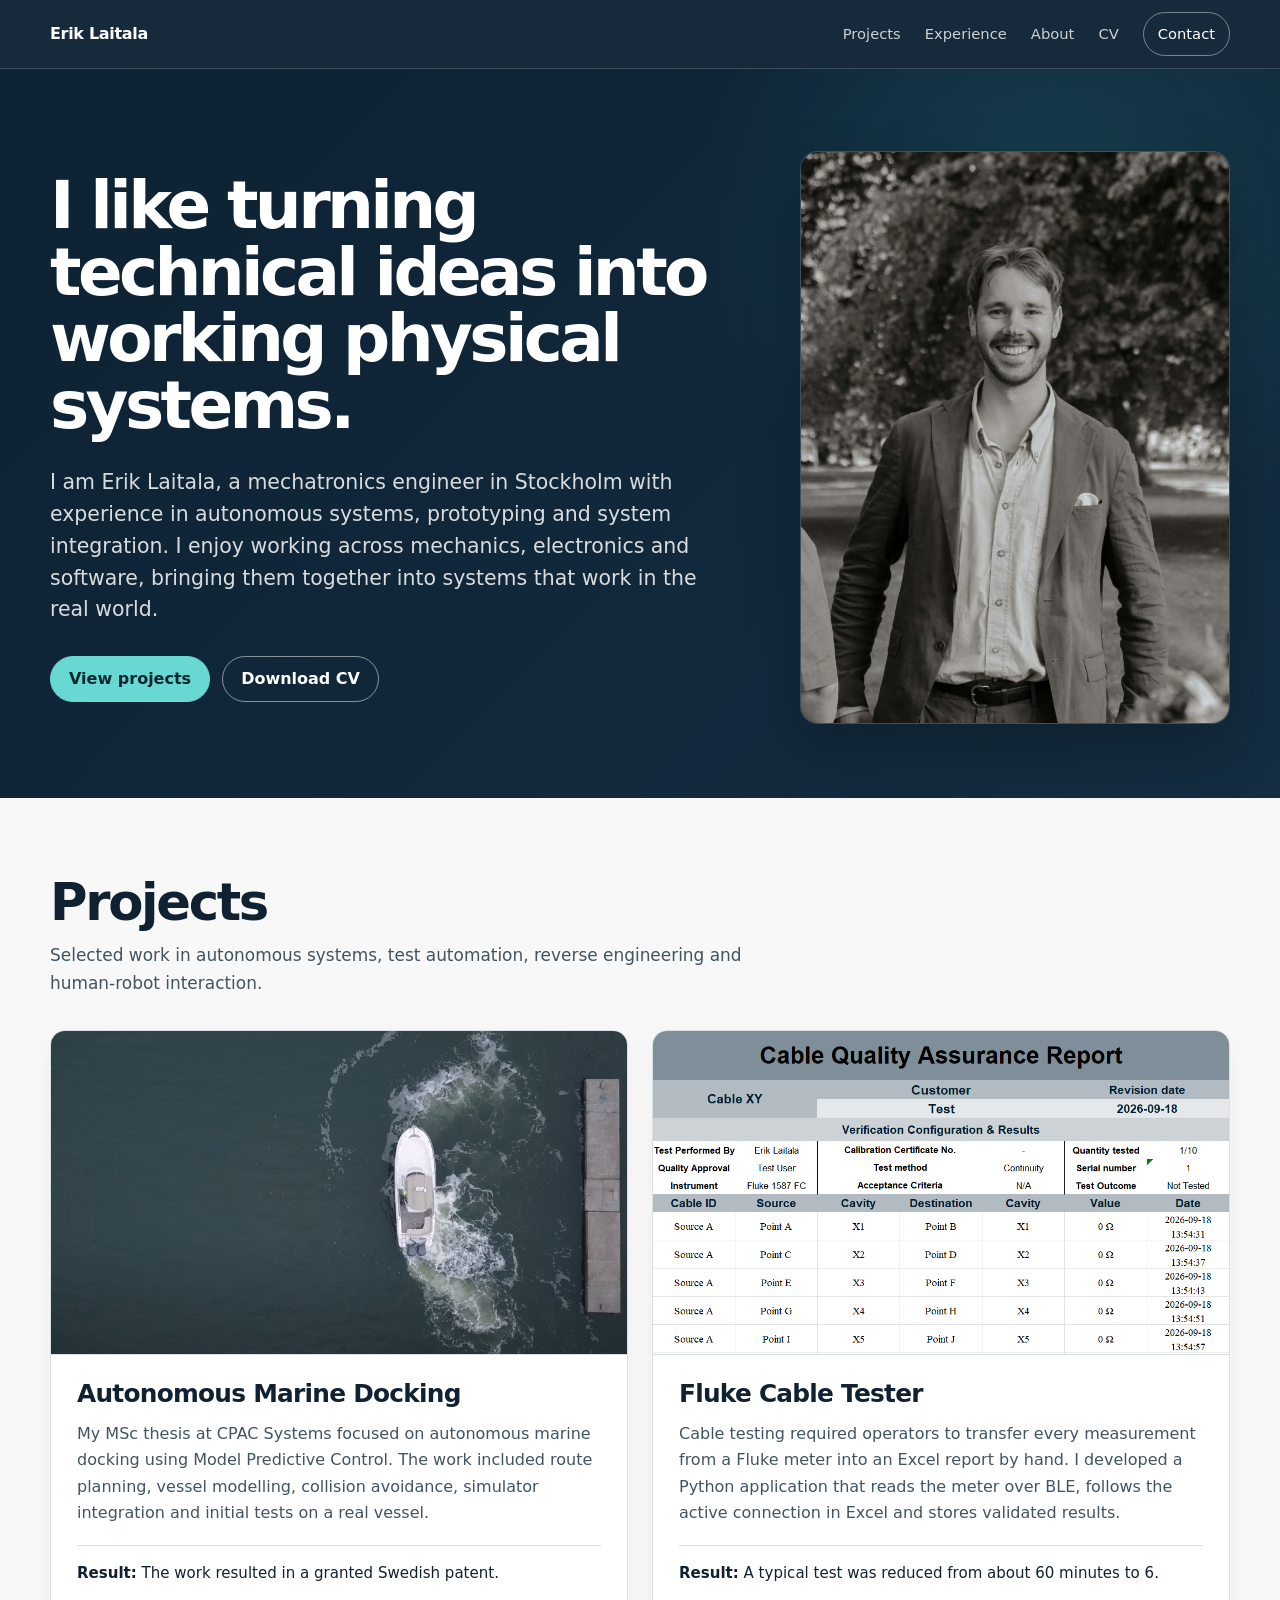
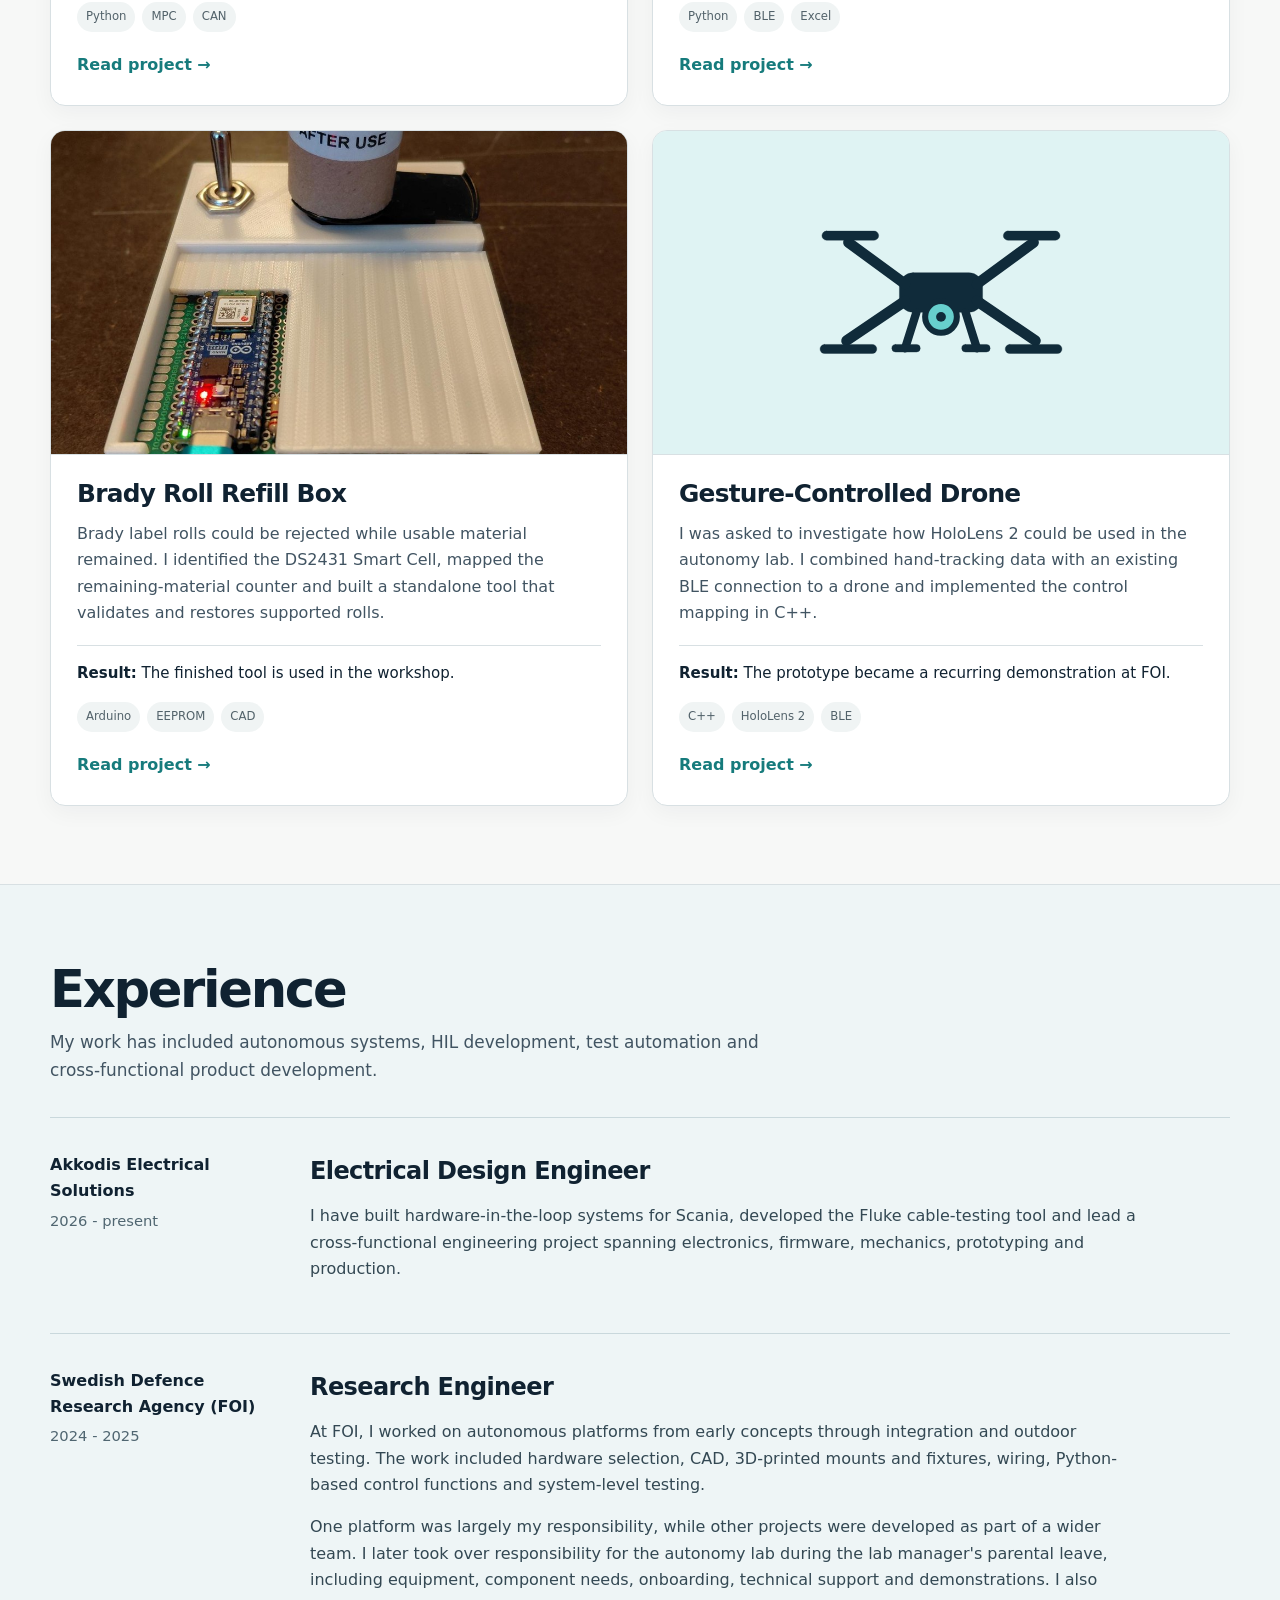
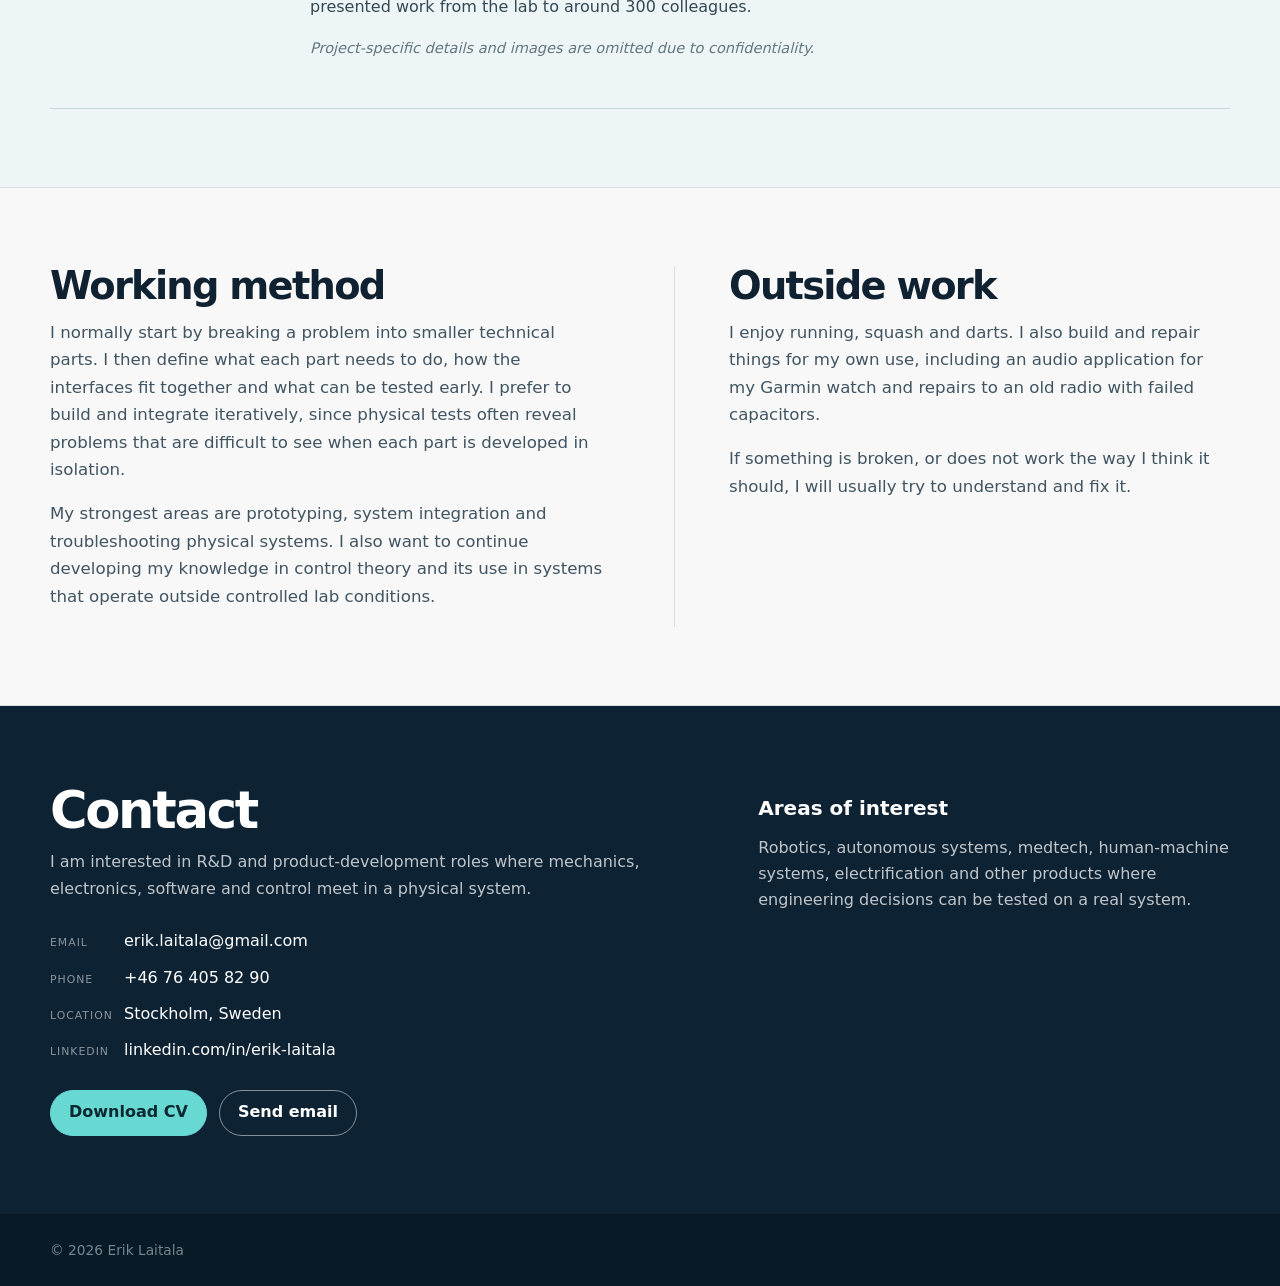
<file: index.html>
<!DOCTYPE html>
<html lang="en">
<head>
  <meta charset="UTF-8">
  <meta name="viewport" content="width=device-width, initial-scale=1.0">
  <meta name="description" content="Erik Laitala - mechatronics engineer working with autonomous systems, prototyping and system integration.">
  <title>Erik Laitala | Mechatronics Engineer</title>
  <link rel="stylesheet" href="style.css?v=11.1">
  <script defer src="analytics.js?v=12.1"></script>
</head>
<body>
<header class="site-header">
  <div class="container nav">
    <a class="brand" href="#top">Erik Laitala</a>
    <nav class="nav-links" aria-label="Primary navigation">
      <a href="#projects">Projects</a>
      <a href="#experience">Experience</a>
      <a href="#about">About</a>
      <a href="assets/Erik_Laitala_CV.pdf" target="_blank">CV</a>
      <a class="nav-cta" href="#contact">Contact</a>
    </nav>
  </div>
</header>

<main id="top">
  <section class="hero">
    <div class="container hero-layout">
      <div class="hero-content">
        <h1>I like turning technical ideas into working physical systems.</h1>
        <p class="hero-copy">
          I am Erik Laitala, a mechatronics engineer in Stockholm with experience in autonomous systems, prototyping and system integration. I enjoy working across mechanics, electronics and software, bringing them together into systems that work in the real world.
        </p>
        <div class="actions">
          <a class="button primary" href="#projects">View projects</a>
          <a class="button ghost" href="assets/Erik_Laitala_CV.pdf" target="_blank">Download CV</a>
        </div>
      </div>

      <figure class="hero-portrait">
        <img class="portrait-primary" src="assets/erik-laitala-portrait.jpg" alt="Portrait of Erik Laitala">
        <img class="portrait-hover" src="assets/erik-laitala-workshop.jpg" alt="" aria-hidden="true">
      </figure>
    </div>
  </section>

  <section class="section" id="projects">
    <div class="container">
      <div class="section-head">
        <h2>Projects</h2>
        <p class="section-lead">Selected work in autonomous systems, test automation, reverse engineering and human-robot interaction.</p>
      </div>

      <div class="project-grid">
        <article class="project-card">
          <a class="project-media" href="projects/docking.html">
            <img src="assets/docking-thesis-boat.png" alt="Marine vessel used in the autonomous docking thesis">
          </a>
          <div class="project-card-body">
            <h3>Autonomous Marine Docking</h3>
            <p>My MSc thesis at CPAC Systems focused on autonomous marine docking using Model Predictive Control. The work included route planning, vessel modelling, collision avoidance, simulator integration and initial tests on a real vessel.</p>
            <p class="outcome"><strong>Result:</strong> The work resulted in a granted Swedish patent.</p>
            <div class="tags"><span class="tag">Python</span><span class="tag">MPC</span><span class="tag">CAN</span></div>
            <a class="read-more" href="projects/docking.html">Read project</a>
          </div>
        </article>

        <article class="project-card">
          <a class="project-media fluke-card-media" href="projects/fluke.html">
            <img src="assets/fluke-qa-report.png" alt="Cable quality assurance report generated during continuity testing">
          </a>
          <div class="project-card-body">
            <h3>Fluke Cable Tester</h3>
            <p>Cable testing required operators to transfer every measurement from a Fluke meter into an Excel report by hand. I developed a Python application that reads the meter over BLE, follows the active connection in Excel and stores validated results.</p>
            <p class="outcome"><strong>Result:</strong> A typical test was reduced from about 60 minutes to 6.</p>
            <div class="tags"><span class="tag">Python</span><span class="tag">BLE</span><span class="tag">Excel</span></div>
            <a class="read-more" href="projects/fluke.html">Read project</a>
          </div>
        </article>

        <article class="project-card">
          <a class="project-media" href="projects/brady.html">
            <img src="assets/brady-refill-box.jpg" alt="Brady Roll Refill Box with Arduino and a 3D-printed enclosure">
          </a>
          <div class="project-card-body">
            <h3>Brady Roll Refill Box</h3>
            <p>Brady label rolls could be rejected while usable material remained. I identified the DS2431 Smart Cell, mapped the remaining-material counter and built a standalone tool that validates and restores supported rolls.</p>
            <p class="outcome"><strong>Result:</strong> The finished tool is used in the workshop.</p>
            <div class="tags"><span class="tag">Arduino</span><span class="tag">EEPROM</span><span class="tag">CAD</span></div>
            <a class="read-more" href="projects/brady.html">Read project</a>
          </div>
        </article>

        <article class="project-card">
          <a class="project-media project-media-drone" href="projects/hololens.html">
            <img src="assets/drone-simple.svg" alt="Drone illustration">
          </a>
          <div class="project-card-body">
            <h3>Gesture-Controlled Drone</h3>
            <p>I was asked to investigate how HoloLens 2 could be used in the autonomy lab. I combined hand-tracking data with an existing BLE connection to a drone and implemented the control mapping in C++.</p>
            <p class="outcome"><strong>Result:</strong> The prototype became a recurring demonstration at FOI.</p>
            <div class="tags"><span class="tag">C++</span><span class="tag">HoloLens 2</span><span class="tag">BLE</span></div>
            <a class="read-more" href="projects/hololens.html">Read project</a>
          </div>
        </article>
      </div>
    </div>
  </section>

  <section class="section experience-section" id="experience">
    <div class="container">
      <div class="section-head">
        <h2>Experience</h2>
        <p class="section-lead">My work has included autonomous systems, HIL development, test automation and cross-functional product development.</p>
      </div>

      <div class="experience-list">
        <article class="experience-row">
          <div class="experience-meta"><strong>Akkodis Electrical Solutions</strong><span>2026 - present</span></div>
          <div class="experience-copy">
            <h3>Electrical Design Engineer</h3>
            <p>I have built hardware-in-the-loop systems for Scania, developed the Fluke cable-testing tool and lead a cross-functional engineering project spanning electronics, firmware, mechanics, prototyping and production.</p>
          </div>
        </article>

        <article class="experience-row">
          <div class="experience-meta"><strong>Swedish Defence Research Agency (FOI)</strong><span>2024 - 2025</span></div>
          <div class="experience-copy">
            <h3>Research Engineer</h3>
            <p>At FOI, I worked on autonomous platforms from early concepts through integration and outdoor testing. The work included hardware selection, CAD, 3D-printed mounts and fixtures, wiring, Python-based control functions and system-level testing.</p>
            <p>One platform was largely my responsibility, while other projects were developed as part of a wider team. I later took over responsibility for the autonomy lab during the lab manager's parental leave, including equipment, component needs, onboarding, technical support and demonstrations. I also presented work from the lab to around 300 colleagues.</p>
            <p class="confidential">Project-specific details and images are omitted due to confidentiality.</p>
          </div>
        </article>
      </div>
    </div>
  </section>

  <section class="section" id="about">
    <div class="container about-layout">
      <div class="about-panel">
        <h2>Working method</h2>
        <p>I normally start by breaking a problem into smaller technical parts. I then define what each part needs to do, how the interfaces fit together and what can be tested early. I prefer to build and integrate iteratively, since physical tests often reveal problems that are difficult to see when each part is developed in isolation.</p>
        <p>My strongest areas are prototyping, system integration and troubleshooting physical systems. I also want to continue developing my knowledge in control theory and its use in systems that operate outside controlled lab conditions.</p>
      </div>

      <div class="about-panel">
        <h2>Outside work</h2>
        <p>I enjoy running, squash and darts. I also build and repair things for my own use, including an audio application for my Garmin watch and repairs to an old radio with failed capacitors.</p>
        <p>If something is broken, or does not work the way I think it should, I will usually try to understand and fix it.</p>
      </div>
    </div>
  </section>

  <section class="section contact-section" id="contact">
    <div class="container contact-grid">
      <div>
        <h2>Contact</h2>
        <p>I am interested in R&amp;D and product-development roles where mechanics, electronics, software and control meet in a physical system.</p>
        <div class="contact-list">
          <a href="mailto:erik.laitala@gmail.com"><small>Email</small>erik.laitala@gmail.com</a>
          <a href="tel:+46764058290"><small>Phone</small>+46 76 405 82 90</a>
          <span><small>Location</small>Stockholm, Sweden</span>
          <a href="https://www.linkedin.com/in/erik-laitala/" target="_blank" rel="noopener"><small>LinkedIn</small>linkedin.com/in/erik-laitala</a>
        </div>
        <div class="contact-actions">
          <a class="button primary" href="assets/Erik_Laitala_CV.pdf" target="_blank">Download CV</a>
          <a class="button ghost" href="mailto:erik.laitala@gmail.com">Send email</a>
        </div>
      </div>

      <div class="contact-note">
        <h3>Areas of interest</h3>
        <p>Robotics, autonomous systems, medtech, human-machine systems, electrification and other products where engineering decisions can be tested on a real system.</p>
      </div>
    </div>
  </section>
</main>

<footer class="site-footer"><div class="container">&copy; 2026 Erik Laitala</div></footer>
</body>
</html>
</file>
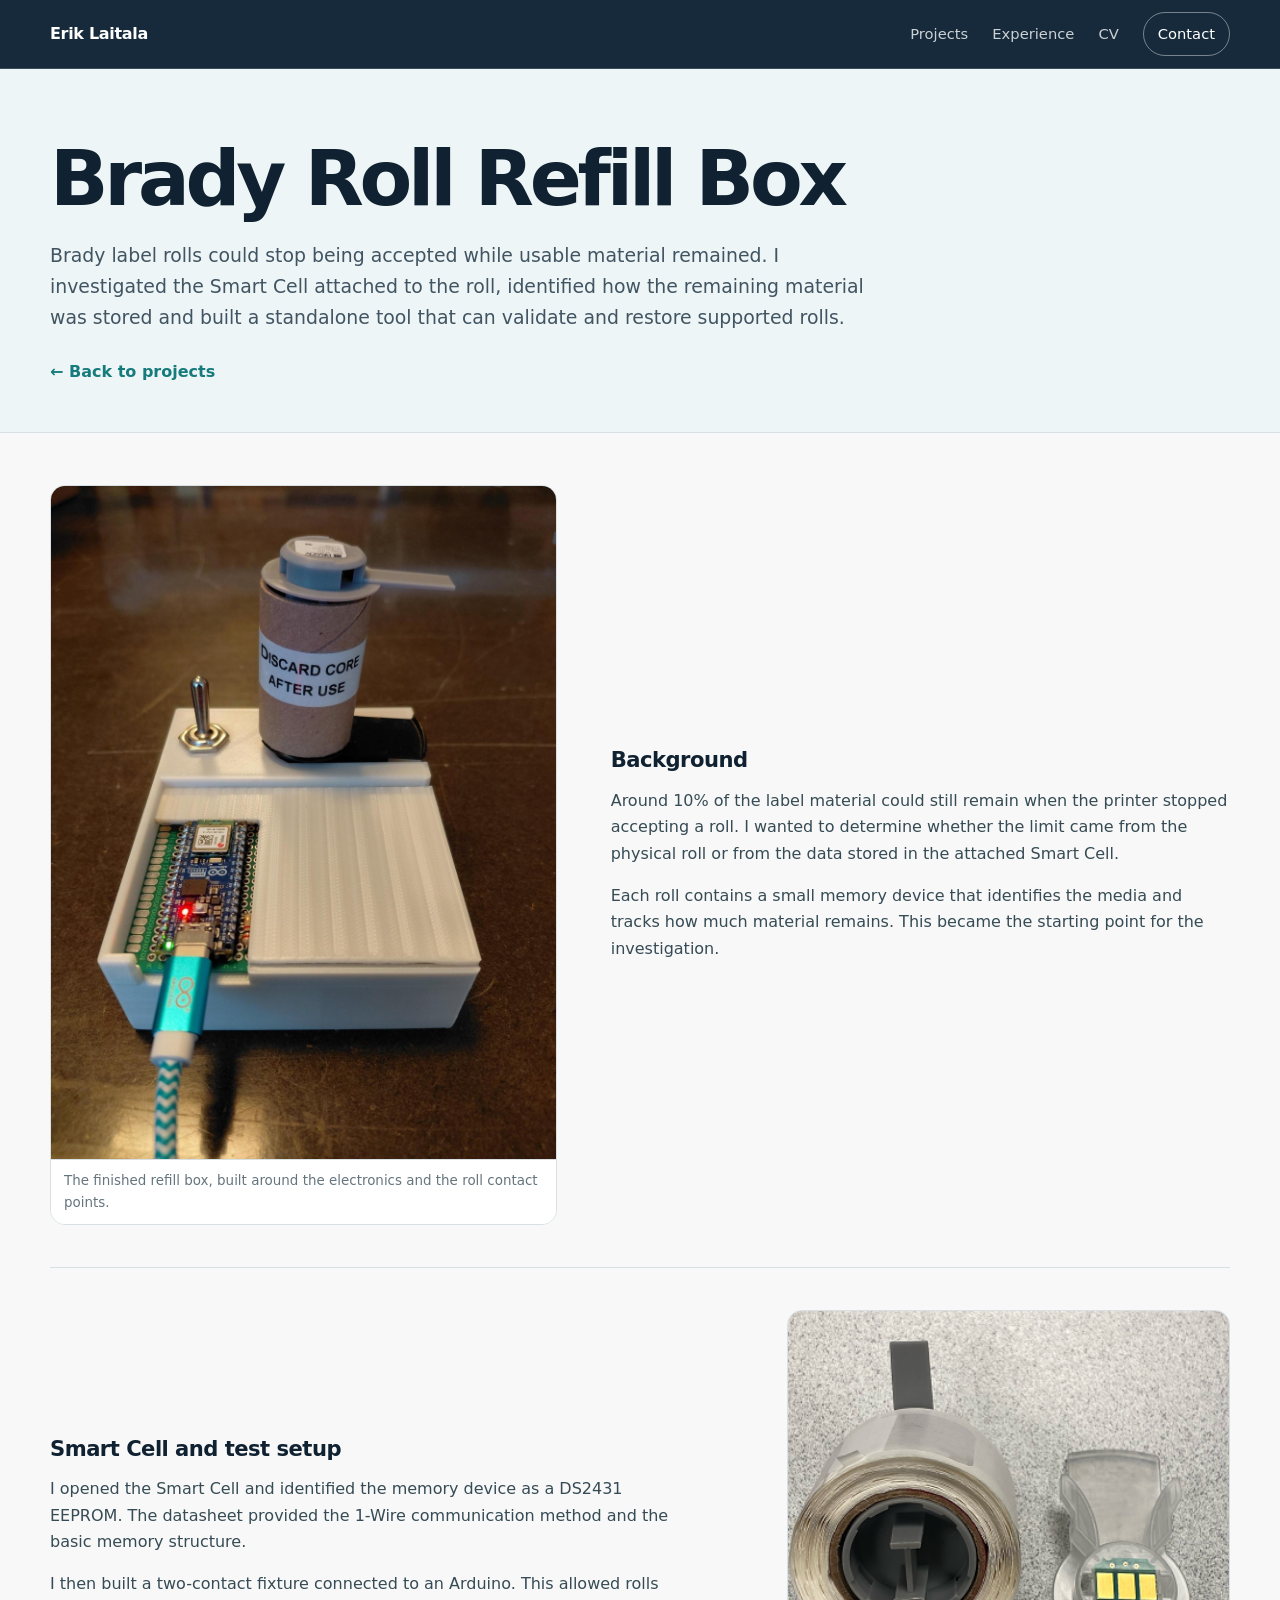
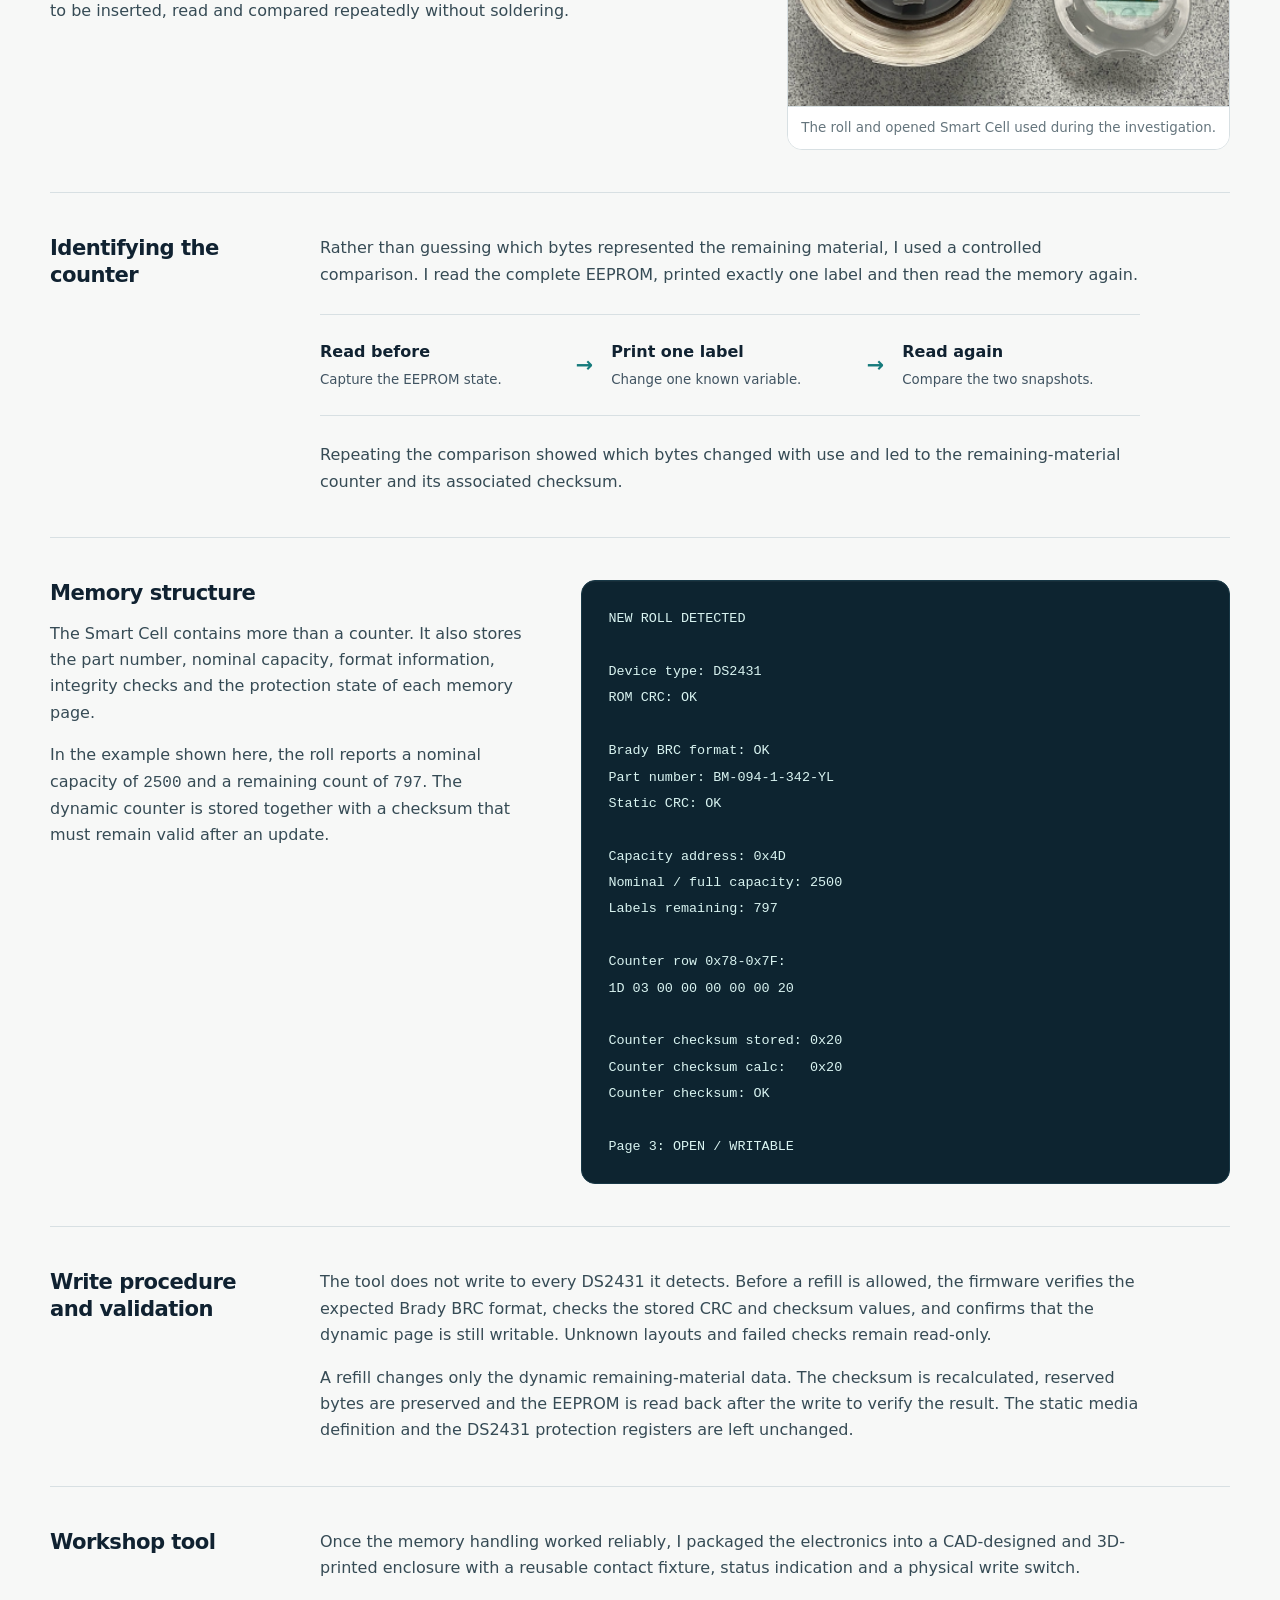
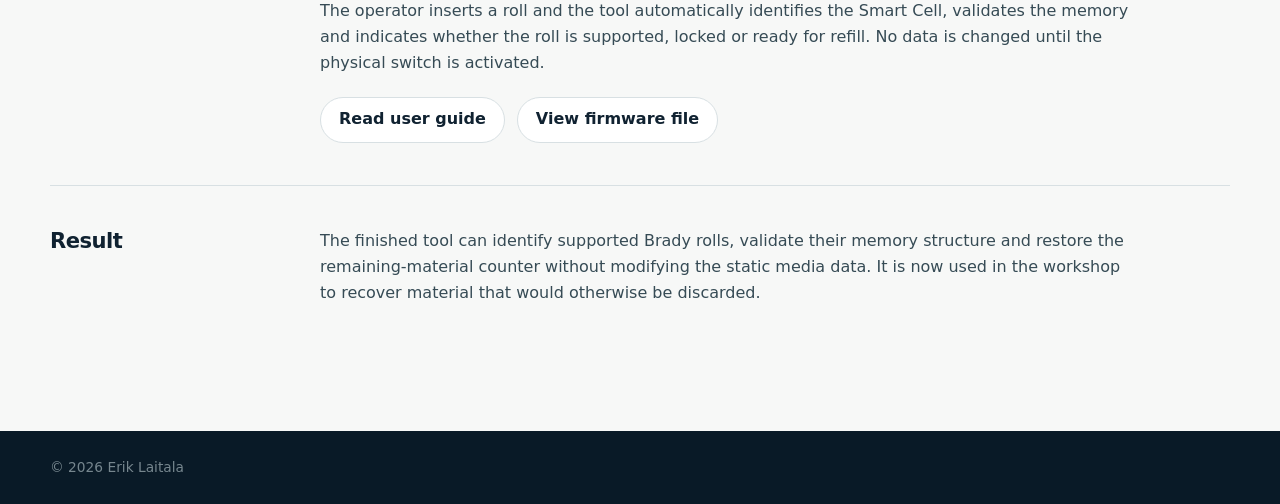
<file: projects/brady.html>
<!DOCTYPE html>
<html lang="en">
<head>
  <meta charset="UTF-8">
  <meta name="viewport" content="width=device-width, initial-scale=1.0">
  <meta name="description" content="Brady Roll Refill Box - reverse-engineering project by Erik Laitala.">
  <title>Brady Roll Refill Box | Erik Laitala</title>
  <link rel="stylesheet" href="../style.css?v=11.1">
  <script defer src="../analytics.js?v=12.1"></script>
</head>
<body>
<header class="site-header">
  <div class="container nav">
    <a class="brand" href="../index.html">Erik Laitala</a>
    <nav class="nav-links" aria-label="Primary navigation">
      <a href="../index.html#projects">Projects</a>
      <a href="../index.html#experience">Experience</a>
      <a href="../assets/Erik_Laitala_CV.pdf" target="_blank">CV</a>
      <a class="nav-cta" href="../index.html#contact">Contact</a>
    </nav>
  </div>
</header>

<main>
  <section class="case-hero">
    <div class="container">
      <h1>Brady Roll Refill Box</h1>
      <p class="case-intro">Brady label rolls could stop being accepted while usable material remained. I investigated the Smart Cell attached to the roll, identified how the remaining material was stored and built a standalone tool that can validate and restore supported rolls.</p>
      <a class="back" href="../index.html#projects">&larr; Back to projects</a>
    </div>
  </section>

  <div class="container case-main">
    <section class="case-split">
      <figure class="case-image brady-main-image">
        <img src="../assets/brady-refill-box.jpg" alt="Brady Roll Refill Box with Arduino and a label roll">
        <figcaption>The finished refill box, built around the electronics and the roll contact points.</figcaption>
      </figure>
      <div class="case-split-copy">
        <h2>Background</h2>
        <p>Around 10% of the label material could still remain when the printer stopped accepting a roll. I wanted to determine whether the limit came from the physical roll or from the data stored in the attached Smart Cell.</p>
        <p>Each roll contains a small memory device that identifies the media and tracks how much material remains. This became the starting point for the investigation.</p>
      </div>
    </section>

    <section class="case-split reverse">
      <div class="case-split-copy">
        <h2>Smart Cell and test setup</h2>
        <p>I opened the Smart Cell and identified the memory device as a DS2431 EEPROM. The datasheet provided the 1-Wire communication method and the basic memory structure.</p>
        <p>I then built a two-contact fixture connected to an Arduino. This allowed rolls to be inserted, read and compared repeatedly without soldering.</p>
      </div>
      <figure class="case-image chip-image">
        <img src="../assets/brady-chip.png" alt="Brady label roll and opened Smart Cell showing the electrical contacts">
        <figcaption>The roll and opened Smart Cell used during the investigation.</figcaption>
      </figure>
    </section>

    <section class="case-section">
      <h2>Identifying the counter</h2>
      <div class="case-copy">
        <p>Rather than guessing which bytes represented the remaining material, I used a controlled comparison. I read the complete EEPROM, printed exactly one label and then read the memory again.</p>
        <div class="process-line" aria-label="EEPROM comparison process">
          <span><strong>Read before</strong><small>Capture the EEPROM state.</small></span>
          <b>&rarr;</b>
          <span><strong>Print one label</strong><small>Change one known variable.</small></span>
          <b>&rarr;</b>
          <span><strong>Read again</strong><small>Compare the two snapshots.</small></span>
        </div>
        <p>Repeating the comparison showed which bytes changed with use and led to the remaining-material counter and its associated checksum.</p>
      </div>
    </section>

    <section class="memory-layout">
      <div class="case-copy">
        <h2>Memory structure</h2>
        <p>The Smart Cell contains more than a counter. It also stores the part number, nominal capacity, format information, integrity checks and the protection state of each memory page.</p>
        <p>In the example shown here, the roll reports a nominal capacity of <code>2500</code> and a remaining count of <code>797</code>. The dynamic counter is stored together with a checksum that must remain valid after an update.</p>
      </div>

      <pre class="terminal-dump"><code>NEW ROLL DETECTED

Device type: DS2431
ROM CRC: OK

Brady BRC format: OK
Part number: BM-094-1-342-YL
Static CRC: OK

Capacity address: 0x4D
Nominal / full capacity: 2500
Labels remaining: 797

Counter row 0x78-0x7F:
1D 03 00 00 00 00 00 20

Counter checksum stored: 0x20
Counter checksum calc:   0x20
Counter checksum: OK

Page 3: OPEN / WRITABLE</code></pre>
    </section>

    <section class="case-section">
      <h2>Write procedure and validation</h2>
      <div class="case-copy">
        <p>The tool does not write to every DS2431 it detects. Before a refill is allowed, the firmware verifies the expected Brady BRC format, checks the stored CRC and checksum values, and confirms that the dynamic page is still writable. Unknown layouts and failed checks remain read-only.</p>
        <p>A refill changes only the dynamic remaining-material data. The checksum is recalculated, reserved bytes are preserved and the EEPROM is read back after the write to verify the result. The static media definition and the DS2431 protection registers are left unchanged.</p>
      </div>
    </section>

    <section class="case-section">
      <h2>Workshop tool</h2>
      <div class="case-copy">
        <p>Once the memory handling worked reliably, I packaged the electronics into a CAD-designed and 3D-printed enclosure with a reusable contact fixture, status indication and a physical write switch.</p>
        <p>The operator inserts a roll and the tool automatically identifies the Smart Cell, validates the memory and indicates whether the roll is supported, locked or ready for refill. No data is changed until the physical switch is activated.</p>
        <div class="case-links">
          <a class="button" href="../assets/How_to_Refill_Brady_Rolls.docx">Read user guide</a>
          <a class="button" href="../assets/Brady_Roll_Refill_Firmware.ino">View firmware file</a>
        </div>
      </div>
    </section>

    <section class="case-section">
      <h2>Result</h2>
      <div class="case-copy">
        <p>The finished tool can identify supported Brady rolls, validate their memory structure and restore the remaining-material counter without modifying the static media data. It is now used in the workshop to recover material that would otherwise be discarded.</p>
      </div>
    </section>
  </div>
</main>

<footer class="site-footer"><div class="container">&copy; 2026 Erik Laitala</div></footer>
</body>
</html>
</file>
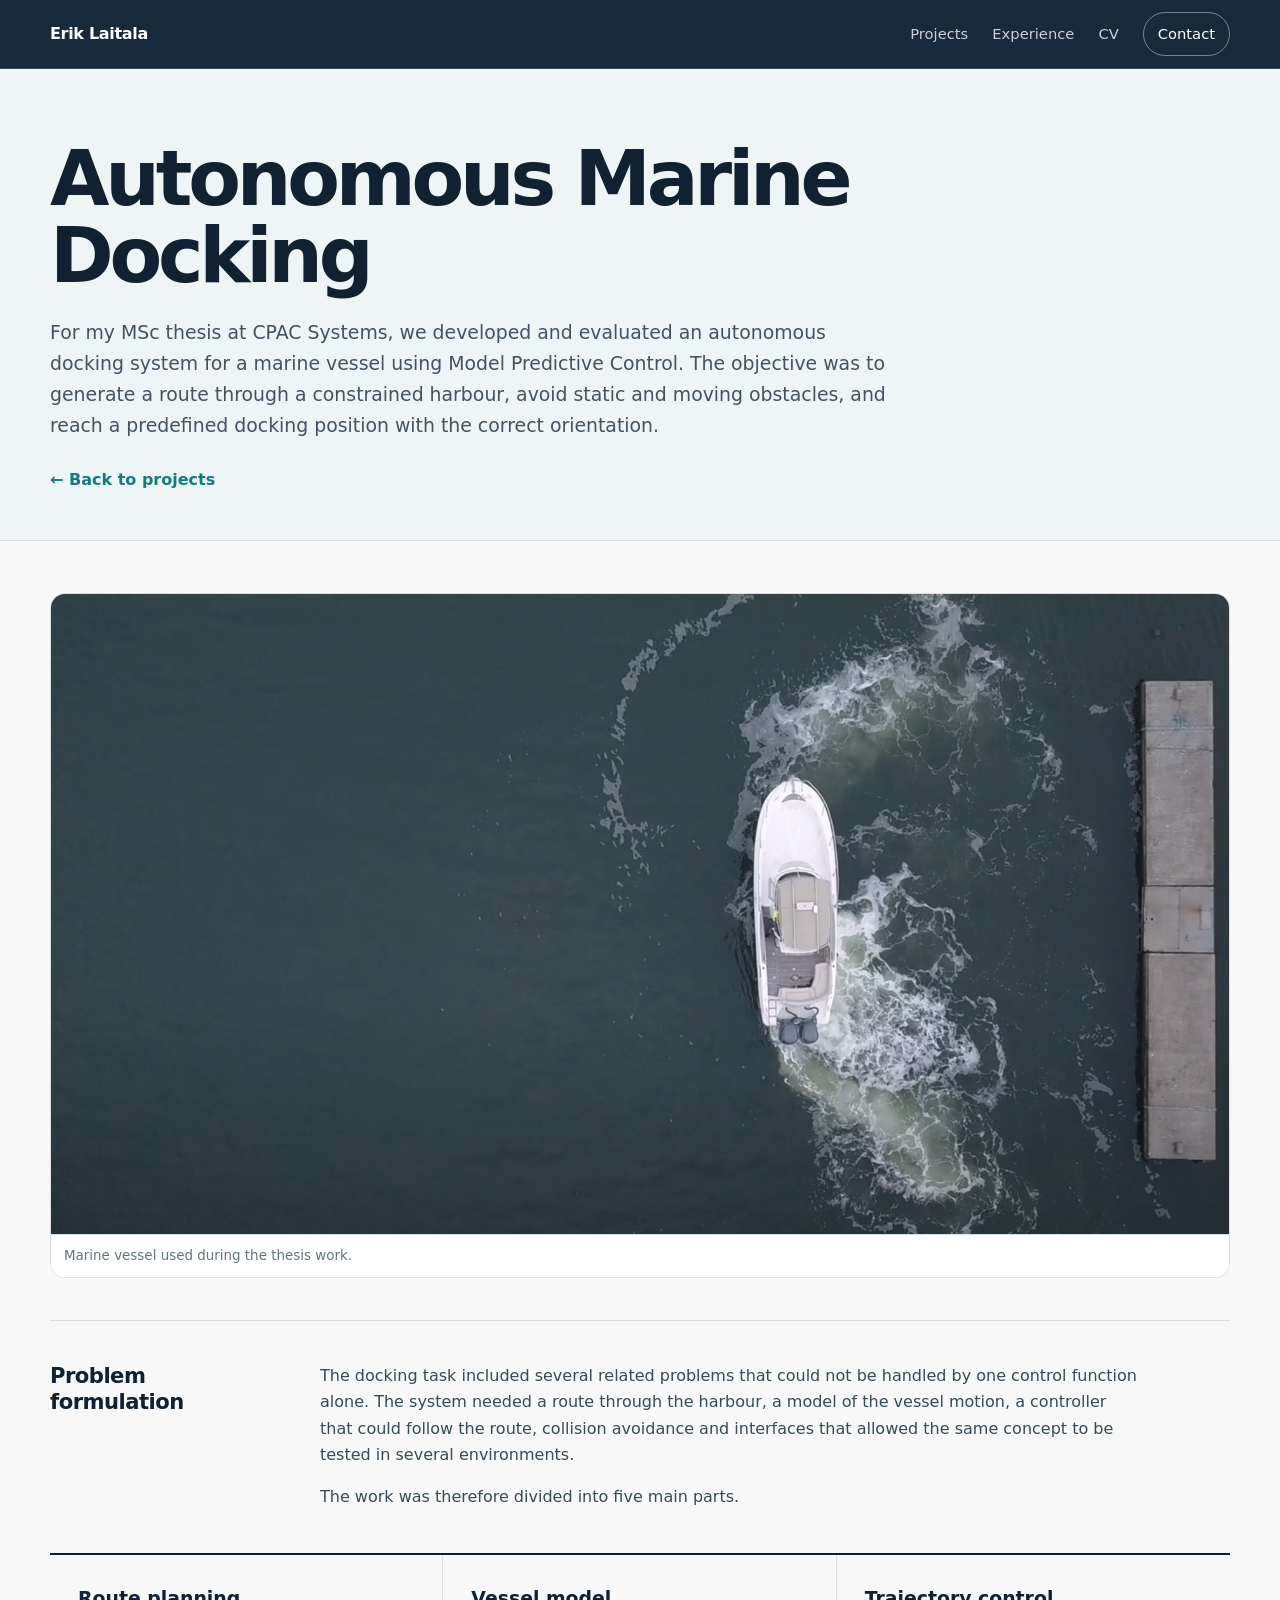
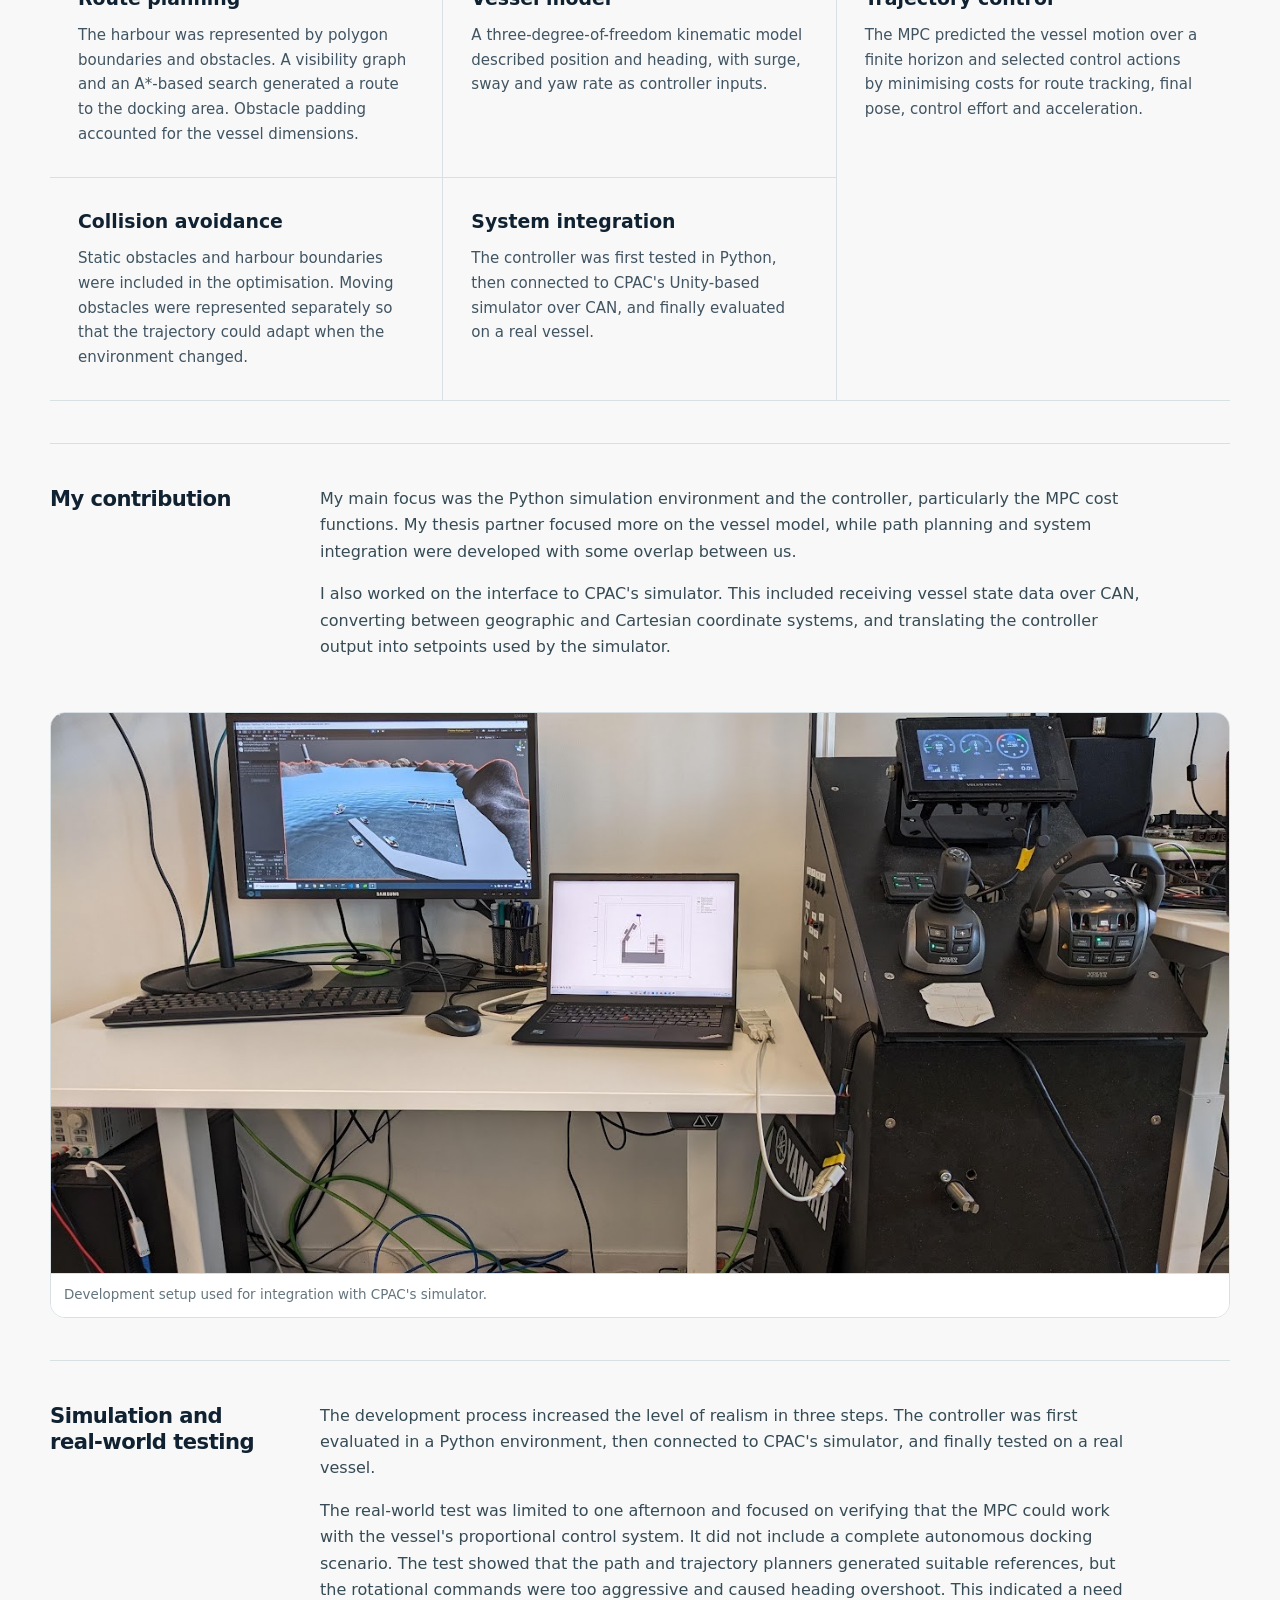
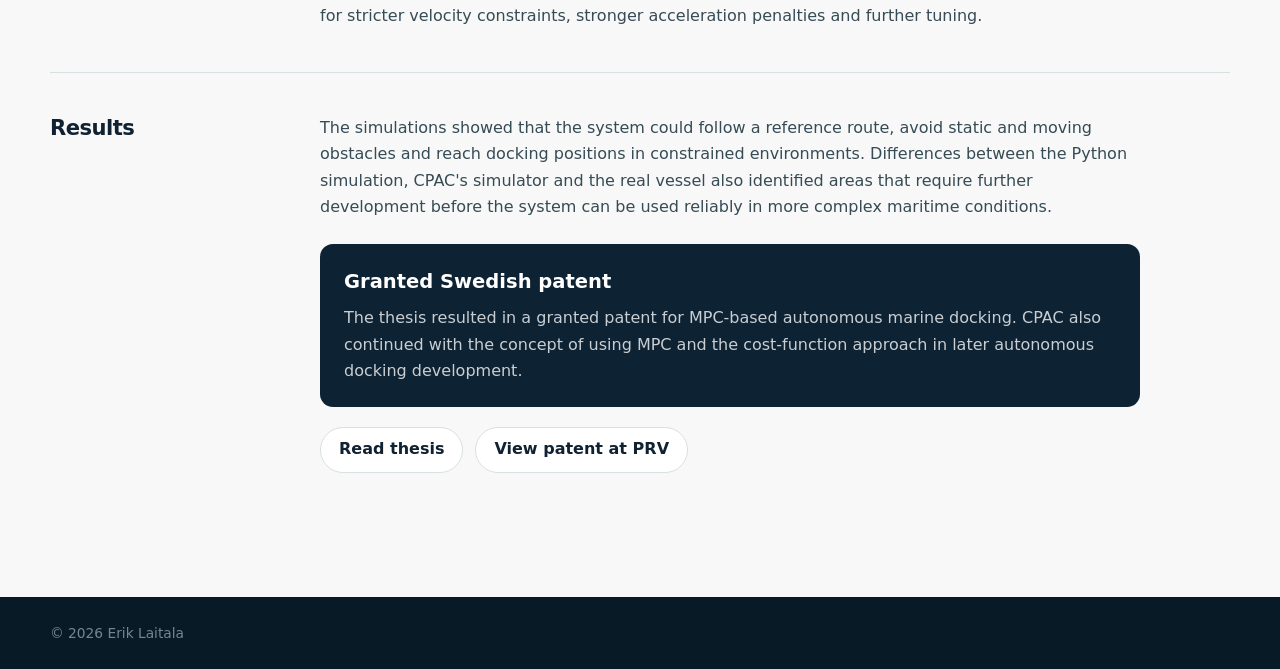
<file: projects/docking.html>
<!DOCTYPE html>
<html lang="en">
<head>
  <meta charset="UTF-8">
  <meta name="viewport" content="width=device-width, initial-scale=1.0">
  <meta name="description" content="Autonomous marine docking using Model Predictive Control - project by Erik Laitala.">
  <title>Autonomous Marine Docking | Erik Laitala</title>
  <link rel="stylesheet" href="../style.css?v=11.1">
  <script defer src="../analytics.js?v=12.1"></script>
</head>
<body>
<header class="site-header">
  <div class="container nav">
    <a class="brand" href="../index.html">Erik Laitala</a>
    <nav class="nav-links" aria-label="Primary navigation">
      <a href="../index.html#projects">Projects</a>
      <a href="../index.html#experience">Experience</a>
      <a href="../assets/Erik_Laitala_CV.pdf" target="_blank">CV</a>
      <a class="nav-cta" href="../index.html#contact">Contact</a>
    </nav>
  </div>
</header>

<main>
  <section class="case-hero">
    <div class="container">
      <h1>Autonomous Marine Docking</h1>
      <p class="case-intro">For my MSc thesis at CPAC Systems, we developed and evaluated an autonomous docking system for a marine vessel using Model Predictive Control. The objective was to generate a route through a constrained harbour, avoid static and moving obstacles, and reach a predefined docking position with the correct orientation.</p>
      <a class="back" href="../index.html#projects">&larr; Back to projects</a>
    </div>
  </section>

  <div class="container case-main">
    <figure class="case-image docking-main-image">
      <img src="../assets/docking-thesis-boat.png" alt="Marine vessel used in the autonomous docking thesis">
      <figcaption>Marine vessel used during the thesis work.</figcaption>
    </figure>

    <section class="case-section">
      <h2>Problem formulation</h2>
      <div class="case-copy">
        <p>The docking task included several related problems that could not be handled by one control function alone. The system needed a route through the harbour, a model of the vessel motion, a controller that could follow the route, collision avoidance and interfaces that allowed the same concept to be tested in several environments.</p>
        <p>The work was therefore divided into five main parts.</p>
      </div>
    </section>

    <section class="system-flow" aria-label="Autonomous docking system structure">
      <article>
        <h3>Route planning</h3>
        <p>The harbour was represented by polygon boundaries and obstacles. A visibility graph and an A*-based search generated a route to the docking area. Obstacle padding accounted for the vessel dimensions.</p>
      </article>
      <article>
        <h3>Vessel model</h3>
        <p>A three-degree-of-freedom kinematic model described position and heading, with surge, sway and yaw rate as controller inputs.</p>
      </article>
      <article>
        <h3>Trajectory control</h3>
        <p>The MPC predicted the vessel motion over a finite horizon and selected control actions by minimising costs for route tracking, final pose, control effort and acceleration.</p>
      </article>
      <article>
        <h3>Collision avoidance</h3>
        <p>Static obstacles and harbour boundaries were included in the optimisation. Moving obstacles were represented separately so that the trajectory could adapt when the environment changed.</p>
      </article>
      <article>
        <h3>System integration</h3>
        <p>The controller was first tested in Python, then connected to CPAC's Unity-based simulator over CAN, and finally evaluated on a real vessel.</p>
      </article>
    </section>

    <section class="case-section">
      <h2>My contribution</h2>
      <div class="case-copy">
        <p>My main focus was the Python simulation environment and the controller, particularly the MPC cost functions. My thesis partner focused more on the vessel model, while path planning and system integration were developed with some overlap between us.</p>
        <p>I also worked on the interface to CPAC's simulator. This included receiving vessel state data over CAN, converting between geographic and Cartesian coordinate systems, and translating the controller output into setpoints used by the simulator.</p>
      </div>
    </section>

    <figure class="case-image simulator-image">
      <img src="../assets/docking-simulator.jpg" alt="CPAC simulator and development setup">
      <figcaption>Development setup used for integration with CPAC's simulator.</figcaption>
    </figure>

    <section class="case-section">
      <h2>Simulation and real-world testing</h2>
      <div class="case-copy">
        <p>The development process increased the level of realism in three steps. The controller was first evaluated in a Python environment, then connected to CPAC's simulator, and finally tested on a real vessel.</p>
        <p>The real-world test was limited to one afternoon and focused on verifying that the MPC could work with the vessel's proportional control system. It did not include a complete autonomous docking scenario. The test showed that the path and trajectory planners generated suitable references, but the rotational commands were too aggressive and caused heading overshoot. This indicated a need for stricter velocity constraints, stronger acceleration penalties and further tuning.</p>
      </div>
    </section>

    <section class="case-section">
      <h2>Results</h2>
      <div class="case-copy">
        <p>The simulations showed that the system could follow a reference route, avoid static and moving obstacles and reach docking positions in constrained environments. Differences between the Python simulation, CPAC's simulator and the real vessel also identified areas that require further development before the system can be used reliably in more complex maritime conditions.</p>
        <div class="case-callout">
          <strong>Granted Swedish patent</strong>
          <p>The thesis resulted in a granted patent for MPC-based autonomous marine docking. CPAC also continued with the concept of using MPC and the cost-function approach in later autonomous docking development.</p>
        </div>
        <div class="case-links">
          <a class="button" href="../assets/Autonomous_Docking_Thesis.pdf" target="_blank">Read thesis</a>
          <a class="button" href="https://search.prv.se/#/patent/SE2450627-1" target="_blank" rel="noopener">View patent at PRV</a>
        </div>
      </div>
    </section>
  </div>
</main>

<footer class="site-footer"><div class="container">&copy; 2026 Erik Laitala</div></footer>
</body>
</html>
</file>
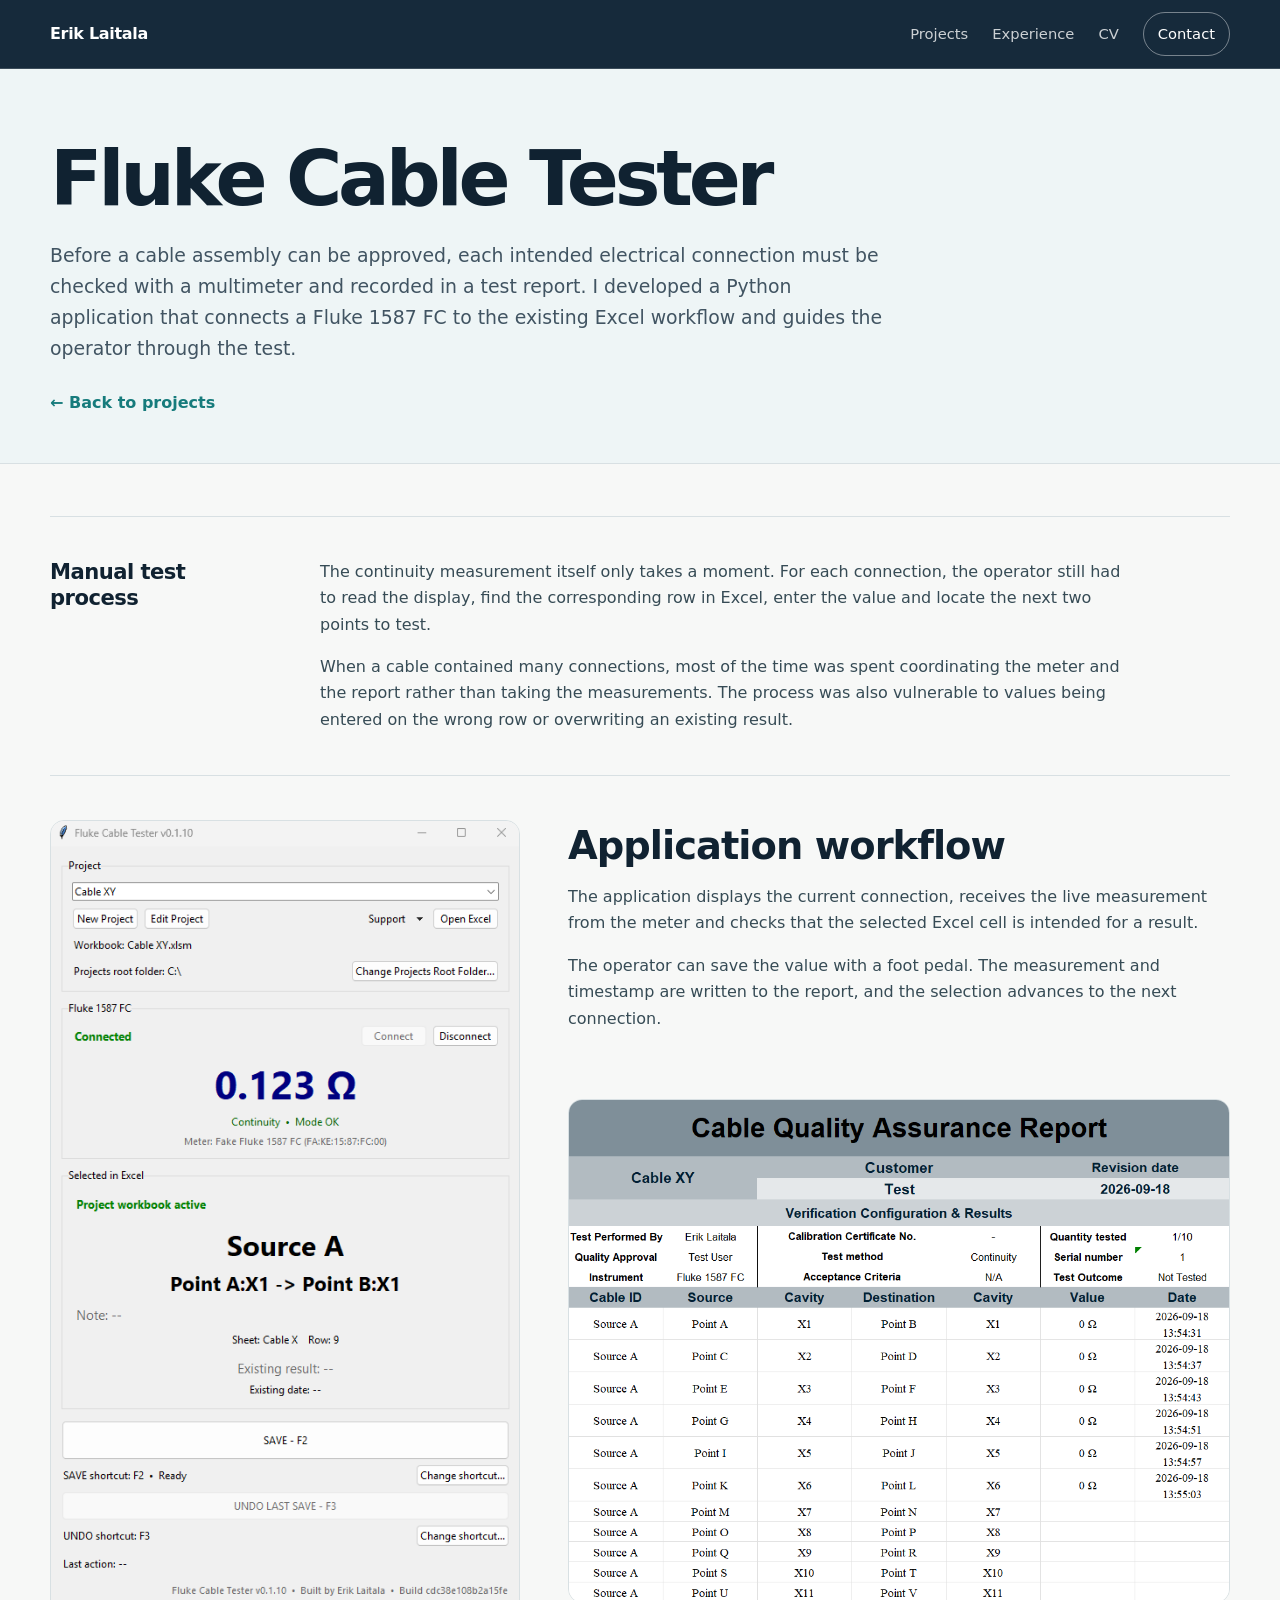
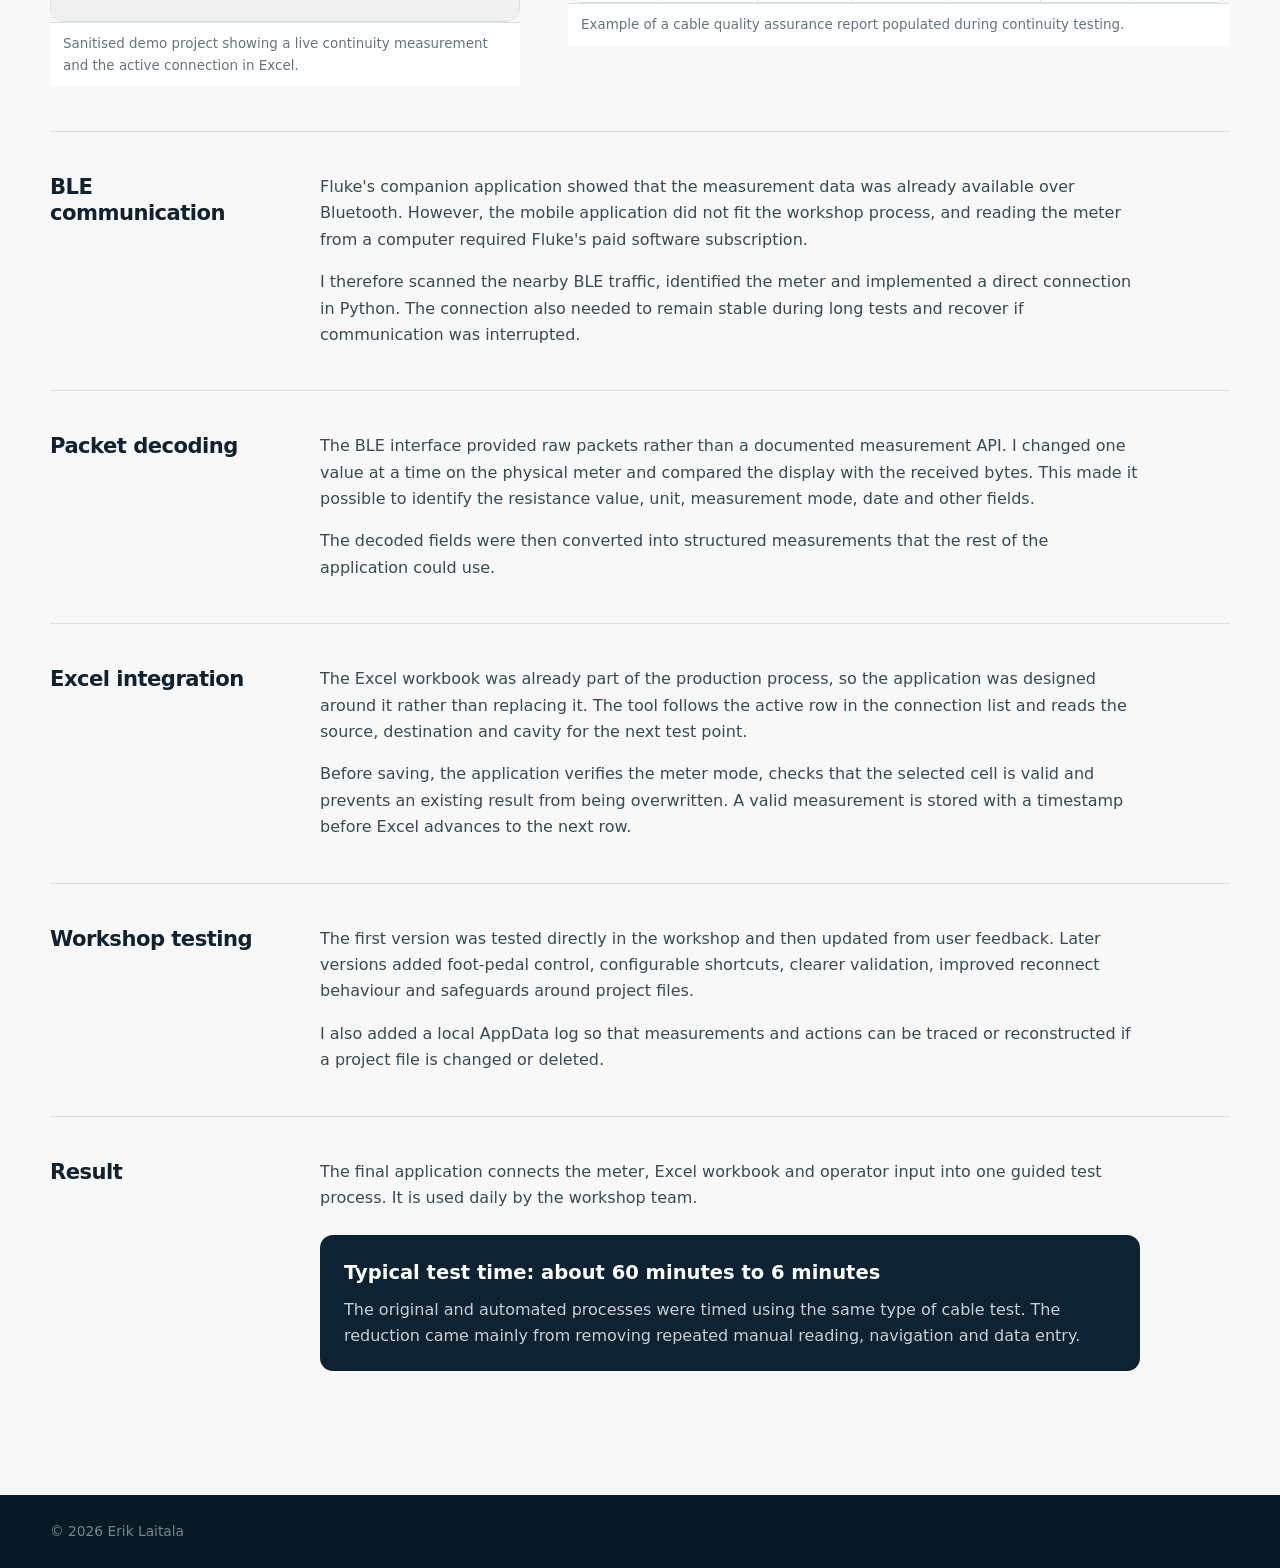
<file: projects/fluke.html>
<!DOCTYPE html>
<html lang="en">
<head>
  <meta charset="UTF-8">
  <meta name="viewport" content="width=device-width, initial-scale=1.0">
  <meta name="description" content="Fluke Cable Tester - Python test automation project by Erik Laitala.">
  <title>Fluke Cable Tester | Erik Laitala</title>
  <link rel="stylesheet" href="../style.css?v=11.1">
  <script defer src="../analytics.js?v=12.1"></script>
</head>
<body>
<header class="site-header">
  <div class="container nav">
    <a class="brand" href="../index.html">Erik Laitala</a>
    <nav class="nav-links" aria-label="Primary navigation">
      <a href="../index.html#projects">Projects</a>
      <a href="../index.html#experience">Experience</a>
      <a href="../assets/Erik_Laitala_CV.pdf" target="_blank">CV</a>
      <a class="nav-cta" href="../index.html#contact">Contact</a>
    </nav>
  </div>
</header>

<main>
  <section class="case-hero">
    <div class="container">
      <h1>Fluke Cable Tester</h1>
      <p class="case-intro">Before a cable assembly can be approved, each intended electrical connection must be checked with a multimeter and recorded in a test report. I developed a Python application that connects a Fluke 1587 FC to the existing Excel workflow and guides the operator through the test.</p>
      <a class="back" href="../index.html#projects">&larr; Back to projects</a>
    </div>
  </section>

  <div class="container case-main">
    <section class="case-section">
      <h2>Manual test process</h2>
      <div class="case-copy">
        <p>The continuity measurement itself only takes a moment. For each connection, the operator still had to read the display, find the corresponding row in Excel, enter the value and locate the next two points to test.</p>
        <p>When a cable contained many connections, most of the time was spent coordinating the meter and the report rather than taking the measurements. The process was also vulnerable to values being entered on the wrong row or overwriting an existing result.</p>
      </div>
    </section>

    <section class="fluke-interface-layout">
      <figure class="fluke-app-shot">
        <img src="../assets/fluke-cable-tester.png" alt="Fluke Cable Tester application showing a live continuity measurement and the active Excel connection">
        <figcaption>Sanitised demo project showing a live continuity measurement and the active connection in Excel.</figcaption>
      </figure>

      <div class="fluke-interface-copy">
        <h2>Application workflow</h2>
        <p>The application displays the current connection, receives the live measurement from the meter and checks that the selected Excel cell is intended for a result.</p>
        <p>The operator can save the value with a foot pedal. The measurement and timestamp are written to the report, and the selection advances to the next connection.</p>
      </div>

      <figure class="fluke-report-shot">
        <img src="../assets/fluke-qa-report.png" alt="Example cable quality assurance report populated during continuity testing">
        <figcaption>Example of a cable quality assurance report populated during continuity testing.</figcaption>
      </figure>
    </section>

    <section class="case-section">
      <h2>BLE communication</h2>
      <div class="case-copy">
        <p>Fluke's companion application showed that the measurement data was already available over Bluetooth. However, the mobile application did not fit the workshop process, and reading the meter from a computer required Fluke's paid software subscription.</p>
        <p>I therefore scanned the nearby BLE traffic, identified the meter and implemented a direct connection in Python. The connection also needed to remain stable during long tests and recover if communication was interrupted.</p>
      </div>
    </section>

    <section class="case-section">
      <h2>Packet decoding</h2>
      <div class="case-copy">
        <p>The BLE interface provided raw packets rather than a documented measurement API. I changed one value at a time on the physical meter and compared the display with the received bytes. This made it possible to identify the resistance value, unit, measurement mode, date and other fields.</p>
        <p>The decoded fields were then converted into structured measurements that the rest of the application could use.</p>
      </div>
    </section>

    <section class="case-section">
      <h2>Excel integration</h2>
      <div class="case-copy">
        <p>The Excel workbook was already part of the production process, so the application was designed around it rather than replacing it. The tool follows the active row in the connection list and reads the source, destination and cavity for the next test point.</p>
        <p>Before saving, the application verifies the meter mode, checks that the selected cell is valid and prevents an existing result from being overwritten. A valid measurement is stored with a timestamp before Excel advances to the next row.</p>
      </div>
    </section>

    <section class="case-section">
      <h2>Workshop testing</h2>
      <div class="case-copy">
        <p>The first version was tested directly in the workshop and then updated from user feedback. Later versions added foot-pedal control, configurable shortcuts, clearer validation, improved reconnect behaviour and safeguards around project files.</p>
        <p>I also added a local AppData log so that measurements and actions can be traced or reconstructed if a project file is changed or deleted.</p>
      </div>
    </section>

    <section class="case-section">
      <h2>Result</h2>
      <div class="case-copy">
        <p>The final application connects the meter, Excel workbook and operator input into one guided test process. It is used daily by the workshop team.</p>
        <div class="case-callout">
          <strong>Typical test time: about 60 minutes to 6 minutes</strong>
          <p>The original and automated processes were timed using the same type of cable test. The reduction came mainly from removing repeated manual reading, navigation and data entry.</p>
        </div>
      </div>
    </section>
  </div>
</main>

<footer class="site-footer"><div class="container">&copy; 2026 Erik Laitala</div></footer>
</body>
</html>
</file>
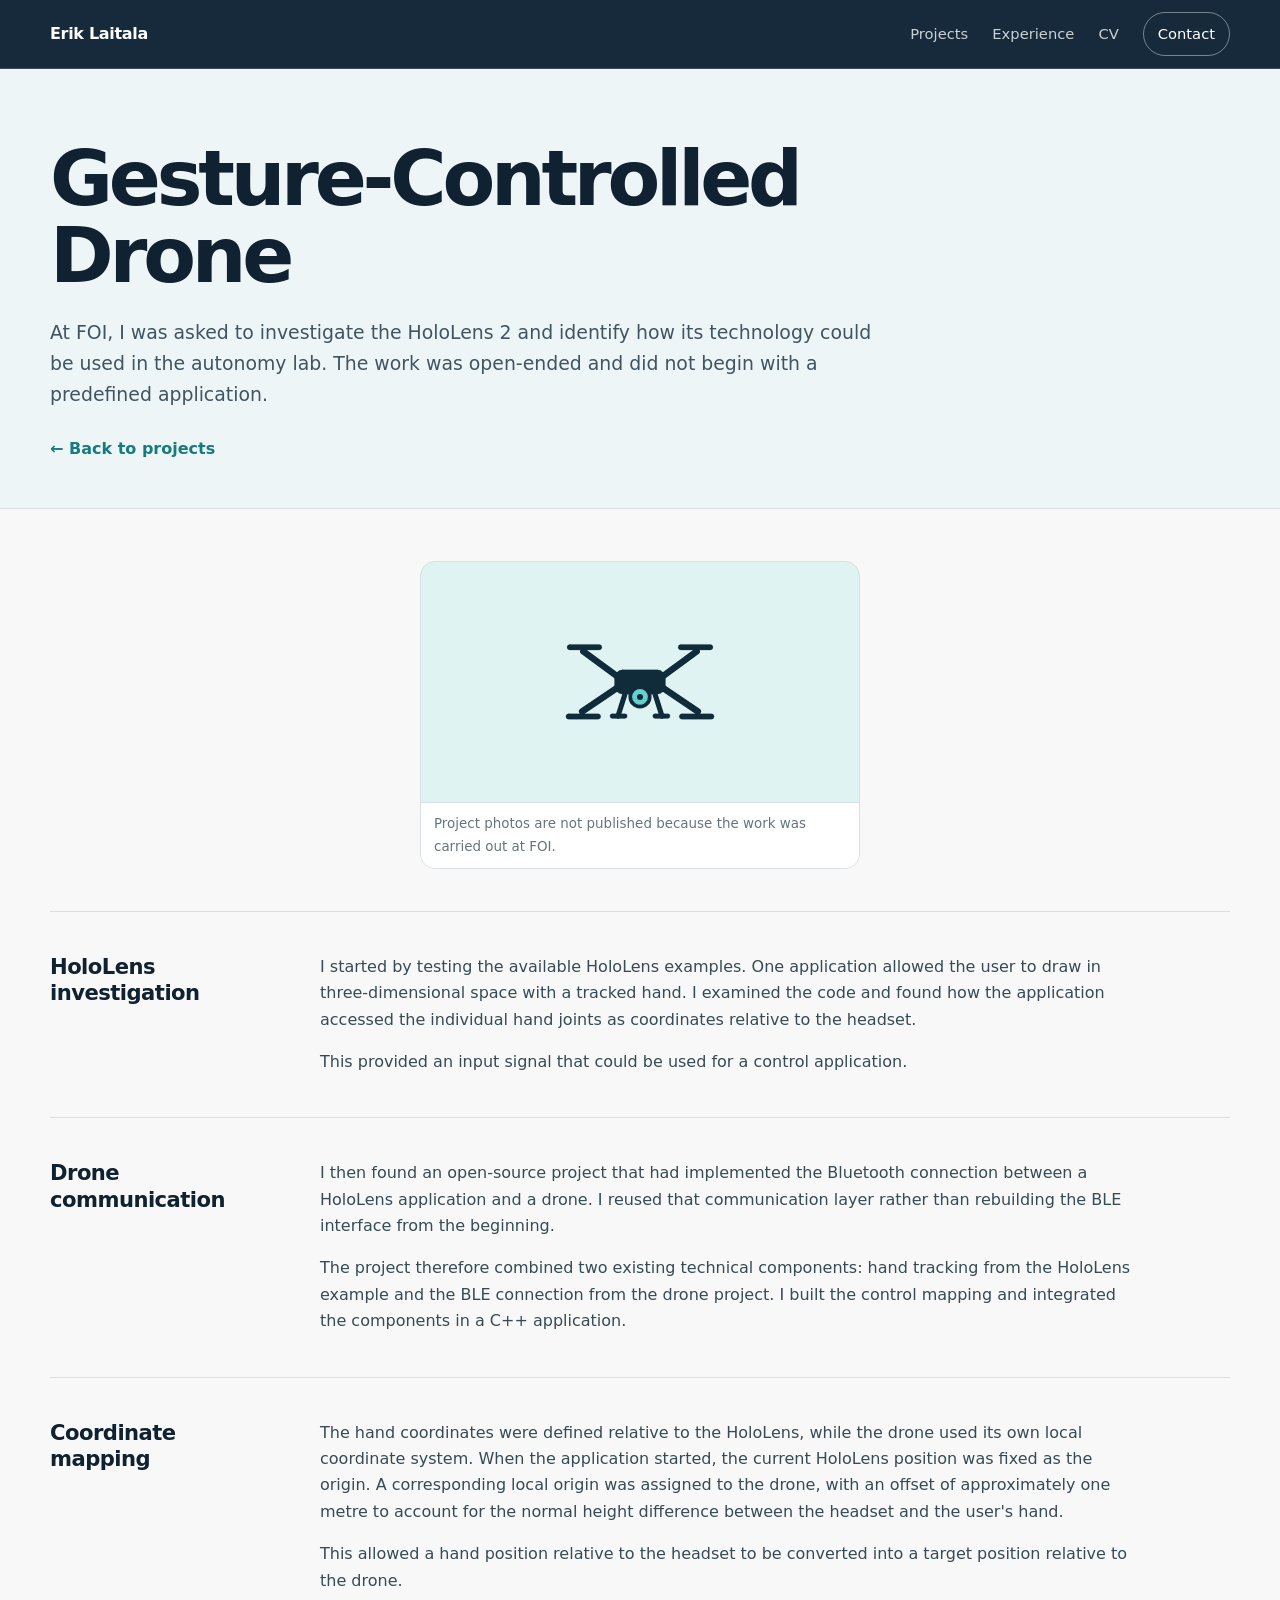
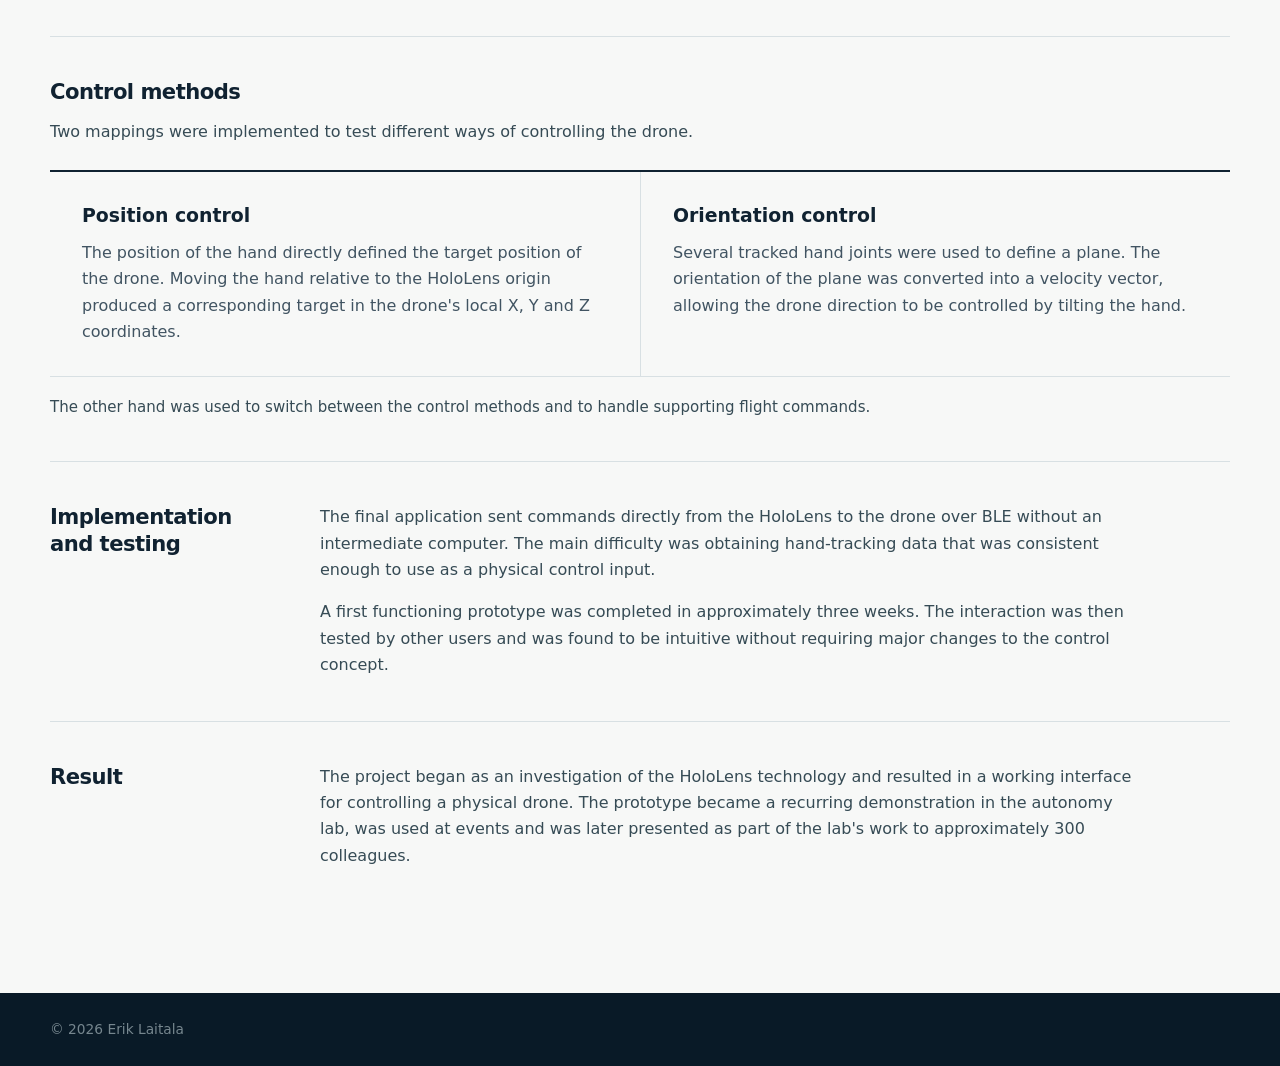
<file: projects/hololens.html>
<!DOCTYPE html>
<html lang="en">
<head>
  <meta charset="UTF-8">
  <meta name="viewport" content="width=device-width, initial-scale=1.0">
  <meta name="description" content="Gesture-controlled drone using HoloLens 2 - project by Erik Laitala.">
  <title>Gesture-Controlled Drone | Erik Laitala</title>
  <link rel="stylesheet" href="../style.css?v=11.1">
  <script defer src="../analytics.js?v=12.1"></script>
</head>
<body>
<header class="site-header">
  <div class="container nav">
    <a class="brand" href="../index.html">Erik Laitala</a>
    <nav class="nav-links" aria-label="Primary navigation">
      <a href="../index.html#projects">Projects</a>
      <a href="../index.html#experience">Experience</a>
      <a href="../assets/Erik_Laitala_CV.pdf" target="_blank">CV</a>
      <a class="nav-cta" href="../index.html#contact">Contact</a>
    </nav>
  </div>
</header>

<main>
  <section class="case-hero">
    <div class="container">
      <h1>Gesture-Controlled Drone</h1>
      <p class="case-intro">At FOI, I was asked to investigate the HoloLens 2 and identify how its technology could be used in the autonomy lab. The work was open-ended and did not begin with a predefined application.</p>
      <a class="back" href="../index.html#projects">&larr; Back to projects</a>
    </div>
  </section>

  <div class="container case-main">
    <figure class="drone-figure">
      <img src="../assets/drone-simple.svg" alt="Drone illustration">
      <figcaption>Project photos are not published because the work was carried out at FOI.</figcaption>
    </figure>

    <section class="case-section">
      <h2>HoloLens investigation</h2>
      <div class="case-copy">
        <p>I started by testing the available HoloLens examples. One application allowed the user to draw in three-dimensional space with a tracked hand. I examined the code and found how the application accessed the individual hand joints as coordinates relative to the headset.</p>
        <p>This provided an input signal that could be used for a control application.</p>
      </div>
    </section>

    <section class="case-section">
      <h2>Drone communication</h2>
      <div class="case-copy">
        <p>I then found an open-source project that had implemented the Bluetooth connection between a HoloLens application and a drone. I reused that communication layer rather than rebuilding the BLE interface from the beginning.</p>
        <p>The project therefore combined two existing technical components: hand tracking from the HoloLens example and the BLE connection from the drone project. I built the control mapping and integrated the components in a C++ application.</p>
      </div>
    </section>

    <section class="case-section">
      <h2>Coordinate mapping</h2>
      <div class="case-copy">
        <p>The hand coordinates were defined relative to the HoloLens, while the drone used its own local coordinate system. When the application started, the current HoloLens position was fixed as the origin. A corresponding local origin was assigned to the drone, with an offset of approximately one metre to account for the normal height difference between the headset and the user's hand.</p>
        <p>This allowed a hand position relative to the headset to be converted into a target position relative to the drone.</p>
      </div>
    </section>

    <section class="control-methods">
      <div class="control-methods-head">
        <h2>Control methods</h2>
        <p>Two mappings were implemented to test different ways of controlling the drone.</p>
      </div>

      <div class="control-methods-grid">
        <article>
          <h3>Position control</h3>
          <p>The position of the hand directly defined the target position of the drone. Moving the hand relative to the HoloLens origin produced a corresponding target in the drone's local X, Y and Z coordinates.</p>
        </article>
        <article>
          <h3>Orientation control</h3>
          <p>Several tracked hand joints were used to define a plane. The orientation of the plane was converted into a velocity vector, allowing the drone direction to be controlled by tilting the hand.</p>
        </article>
      </div>

      <p class="case-note">The other hand was used to switch between the control methods and to handle supporting flight commands.</p>
    </section>

    <section class="case-section">
      <h2>Implementation and testing</h2>
      <div class="case-copy">
        <p>The final application sent commands directly from the HoloLens to the drone over BLE without an intermediate computer. The main difficulty was obtaining hand-tracking data that was consistent enough to use as a physical control input.</p>
        <p>A first functioning prototype was completed in approximately three weeks. The interaction was then tested by other users and was found to be intuitive without requiring major changes to the control concept.</p>
      </div>
    </section>

    <section class="case-section">
      <h2>Result</h2>
      <div class="case-copy">
        <p>The project began as an investigation of the HoloLens technology and resulted in a working interface for controlling a physical drone. The prototype became a recurring demonstration in the autonomy lab, was used at events and was later presented as part of the lab's work to approximately 300 colleagues.</p>
      </div>
    </section>
  </div>
</main>

<footer class="site-footer"><div class="container">&copy; 2026 Erik Laitala</div></footer>
</body>
</html>
</file>
<file: style.css>
:root {
  --ink: #102231;
  --ink-soft: #415462;
  --navy: #0d2233;
  --navy-2: #142d40;
  --paper: #f7f8f7;
  --white: #ffffff;
  --line: #d8e0e3;
  --line-dark: rgba(255, 255, 255, 0.16);
  --teal: #2b9c9d;
  --teal-dark: #167b7c;
  --teal-soft: #e8f4f3;
  --max: 1180px;
  --radius: 15px;
  --shadow: 0 16px 34px rgba(13, 34, 51, 0.08);
}

* {
  box-sizing: border-box;
}

html {
  scroll-behavior: smooth;
}

body {
  margin: 0;
  color: var(--ink);
  background: var(--paper);
  font-family: Inter, ui-sans-serif, system-ui, -apple-system, BlinkMacSystemFont, "Segoe UI", sans-serif;
  line-height: 1.65;
  -webkit-font-smoothing: antialiased;
}

img {
  display: block;
  max-width: 100%;
}

figure,
h1,
h2,
h3,
p {
  margin-top: 0;
}

a {
  color: inherit;
}

code,
pre {
  font-family: "SFMono-Regular", Consolas, "Liberation Mono", monospace;
}

.container {
  width: min(var(--max), calc(100% - 42px));
  margin: 0 auto;
}

/* Header */

.site-header {
  position: sticky;
  top: 0;
  z-index: 50;
  background: rgba(13, 34, 51, 0.96);
  border-bottom: 1px solid var(--line-dark);
  backdrop-filter: blur(10px);
}

.nav {
  min-height: 68px;
  display: flex;
  align-items: center;
  justify-content: space-between;
  gap: 24px;
}

.brand {
  color: #fff;
  text-decoration: none;
  font-weight: 750;
  letter-spacing: -0.02em;
}

.nav-links {
  display: flex;
  align-items: center;
  gap: 24px;
  font-size: 0.92rem;
}

.nav-links a {
  color: rgba(255, 255, 255, 0.78);
  text-decoration: none;
}

.nav-links a:hover {
  color: #fff;
}

.nav-links .nav-cta {
  padding: 9px 14px;
  border: 1px solid rgba(255, 255, 255, 0.42);
  border-radius: 999px;
  color: #fff;
}

/* Shared controls */

.button {
  display: inline-flex;
  align-items: center;
  justify-content: center;
  min-height: 46px;
  padding: 0 18px;
  border: 1px solid var(--line);
  border-radius: 999px;
  background: var(--white);
  color: var(--ink);
  font-weight: 700;
  text-decoration: none;
  transition: transform 0.16s ease, border-color 0.16s ease, background 0.16s ease;
}

.button:hover {
  transform: translateY(-1px);
  border-color: #b5c2c6;
}

.button.primary {
  background: #68d8d3;
  border-color: #68d8d3;
  color: #092831;
}

.button.ghost {
  background: transparent;
  border-color: rgba(255, 255, 255, 0.5);
  color: #fff;
}

.actions,
.contact-actions,
.case-links {
  display: flex;
  flex-wrap: wrap;
  gap: 12px;
}

/* Home hero */

.hero {
  color: #fff;
  background:
    radial-gradient(circle at 82% 20%, rgba(43, 156, 157, 0.19), transparent 29%),
    linear-gradient(135deg, var(--navy), var(--navy-2));
  padding: 82px 0 74px;
}

.hero-layout {
  display: grid;
  grid-template-columns: minmax(0, 1.18fr) minmax(330px, 0.82fr);
  gap: 62px;
  align-items: center;
}

.hero-content {
  min-width: 0;
}

.hero h1 {
  max-width: 790px;
  margin-bottom: 0;
  font-size: clamp(2.8rem, 5.15vw, 5.25rem);
  line-height: 1.01;
  letter-spacing: -0.055em;
}

.hero-copy {
  max-width: 720px;
  margin: 28px 0 0;
  color: rgba(255, 255, 255, 0.84);
  font-size: clamp(1.08rem, 1.8vw, 1.28rem);
  line-height: 1.55;
}

.hero .actions {
  margin-top: 30px;
}

.hero-portrait {
  position: relative;
  width: min(100%, 430px);
  margin: 0;
  justify-self: end;
  overflow: hidden;
  border: 1px solid rgba(255, 255, 255, 0.16);
  border-radius: 18px;
  background: #172d3e;
  box-shadow: 0 24px 60px rgba(0, 0, 0, 0.24);
  aspect-ratio: 3 / 4;
}

.hero-portrait img {
  position: absolute;
  inset: 0;
  width: 100%;
  height: 100%;
  object-fit: cover;
  transition:
    opacity 520ms ease,
    transform 760ms cubic-bezier(0.22, 1, 0.36, 1);
}

.hero-portrait .portrait-primary {
  object-position: 55% 30%;
  opacity: 1;
  transform: scale(1);
}

.hero-portrait .portrait-hover {
  object-position: center center;
  opacity: 0;
  transform: scale(1.035);
}

.hero-portrait:hover .portrait-primary {
  opacity: 0;
  transform: scale(1.025);
}

.hero-portrait:hover .portrait-hover {
  opacity: 1;
  transform: scale(1);
}

@media (prefers-reduced-motion: reduce) {
  .hero-portrait img {
    transition: none;
  }
}

/* Home sections */

.section {
  padding: 78px 0;
}

.section + .section {
  border-top: 1px solid var(--line);
}

.section-head {
  max-width: 850px;
  margin-bottom: 32px;
}

.section-head h2,
.about-panel h2,
.contact-section h2 {
  margin-bottom: 12px;
  font-size: clamp(2.25rem, 4vw, 3.7rem);
  line-height: 1.05;
  letter-spacing: -0.045em;
}

.section-lead {
  max-width: 760px;
  margin-bottom: 0;
  color: var(--ink-soft);
  font-size: 1.06rem;
}

/* Project cards */

.project-grid {
  display: grid;
  grid-template-columns: repeat(2, minmax(0, 1fr));
  gap: 24px;
}

.project-card {
  overflow: hidden;
  border: 1px solid var(--line);
  border-radius: var(--radius);
  background: var(--white);
  box-shadow: 0 7px 22px rgba(13, 34, 51, 0.045);
  transition: transform 0.18s ease, box-shadow 0.18s ease;
}

.project-card:hover {
  transform: translateY(-2px);
  box-shadow: var(--shadow);
}

.project-media {
  display: block;
  aspect-ratio: 16 / 9;
  overflow: hidden;
  border-bottom: 1px solid var(--line);
  background: #edf1f1;
}

.project-media img {
  width: 100%;
  height: 100%;
  object-fit: cover;
}

.fluke-card-media img {
  object-position: top center;
}

.project-media-drone {
  padding: 34px;
  background: #dff3f3;
}

.project-media-drone img {
  object-fit: contain;
}

.project-card-body {
  padding: 25px 26px 27px;
}

.project-card h3 {
  margin-bottom: 13px;
  font-size: 1.55rem;
  line-height: 1.13;
  letter-spacing: -0.03em;
}

.project-card p {
  color: var(--ink-soft);
}

.outcome {
  margin-top: 18px;
  padding-top: 15px;
  border-top: 1px solid var(--line);
  color: var(--ink) !important;
  font-size: 0.94rem;
}

.tags {
  display: flex;
  flex-wrap: wrap;
  gap: 7px;
  margin-top: 17px;
}

.tag {
  padding: 5px 9px;
  border-radius: 999px;
  background: #f0f4f4;
  color: #52626a;
  font-size: 0.73rem;
}

.read-more {
  display: inline-block;
  margin-top: 20px;
  color: var(--teal-dark);
  font-weight: 750;
  text-decoration: none;
}

.read-more::after {
  content: "  →";
}

.read-more:hover {
  text-decoration: underline;
  text-underline-offset: 3px;
}

/* Experience */

.experience-section {
  background: #eef5f6;
}

.experience-list {
  border-top: 1px solid #c9d8dc;
}

.experience-row {
  display: grid;
  grid-template-columns: 220px minmax(0, 1fr);
  gap: 40px;
  padding: 34px 0;
  border-bottom: 1px solid #c9d8dc;
}

.experience-meta {
  color: #506671;
  font-size: 0.92rem;
}

.experience-meta strong,
.experience-meta span {
  display: block;
}

.experience-meta strong {
  margin-bottom: 4px;
  color: var(--ink);
  font-size: 1rem;
}

.experience-copy h3 {
  margin-bottom: 12px;
  font-size: 1.5rem;
  letter-spacing: -0.025em;
}

.experience-copy p {
  max-width: 830px;
  color: #334853;
}

.confidential {
  color: #647780 !important;
  font-size: 0.91rem;
  font-style: italic;
}

/* About */

.about-layout {
  display: grid;
  grid-template-columns: 1fr 1fr;
  gap: 68px;
}

.about-panel h2 {
  font-size: clamp(1.9rem, 3vw, 2.7rem);
}

.about-panel p {
  color: var(--ink-soft);
  font-size: 1.04rem;
}

.about-panel + .about-panel {
  padding-left: 54px;
  border-left: 1px solid var(--line);
}

/* Contact */

.contact-section {
  color: #fff;
  background: var(--navy);
}

.contact-grid {
  display: grid;
  grid-template-columns: 1.15fr 0.85fr;
  gap: 70px;
  align-items: start;
}

.contact-section h2 {
  color: #fff;
}

.contact-section p {
  max-width: 680px;
  color: rgba(255, 255, 255, 0.74);
}

.contact-list {
  display: grid;
  gap: 10px;
  margin-top: 26px;
}

.contact-list a,
.contact-list span {
  color: #fff;
  text-decoration: none;
}

.contact-list small {
  display: inline-block;
  width: 74px;
  color: rgba(255, 255, 255, 0.52);
  text-transform: uppercase;
  font-size: 0.68rem;
  letter-spacing: 0.09em;
}

.contact-actions {
  margin-top: 26px;
}

.contact-note {
  padding-top: 8px;
}

.contact-note h3 {
  margin-bottom: 10px;
  color: #fff;
  font-size: 1.25rem;
}

.site-footer {
  padding: 25px 0;
  color: #76868e;
  background: #091a27;
  font-size: 0.86rem;
}

/* Case study base */

.case-hero {
  padding: 72px 0 46px;
  border-bottom: 1px solid var(--line);
  background: #eef5f6;
}

.case-hero h1 {
  max-width: 940px;
  margin-bottom: 0;
  font-size: clamp(3rem, 6vw, 5.5rem);
  line-height: 1;
  letter-spacing: -0.055em;
}

.case-intro {
  max-width: 840px;
  margin: 22px 0 0;
  color: var(--ink-soft);
  font-size: 1.18rem;
}

.back {
  display: inline-block;
  margin-top: 26px;
  color: var(--teal-dark);
  font-weight: 750;
  text-decoration: none;
}

.back:hover {
  text-decoration: underline;
}

.case-main {
  padding: 52px 0 82px;
}

.case-image {
  overflow: hidden;
  margin: 0;
  border: 1px solid var(--line);
  border-radius: var(--radius);
  background: #fff;
}

.case-image img {
  width: 100%;
  height: auto;
  max-height: 720px;
  object-fit: cover;
}

.case-image figcaption,
.fluke-app-shot figcaption,
.fluke-report-shot figcaption,
.drone-figure figcaption {
  padding: 10px 13px;
  border-top: 1px solid var(--line);
  color: #65757d;
  background: #fff;
  font-size: 0.84rem;
}

.case-section {
  display: grid;
  grid-template-columns: 220px minmax(0, 1fr);
  gap: 50px;
  padding: 42px 0;
  border-top: 1px solid var(--line);
}

.case-section h2,
.case-split-copy h2,
.memory-layout h2,
.control-methods h2,
.fluke-interface-copy h2 {
  margin-bottom: 14px;
  font-size: 1.32rem;
  line-height: 1.25;
  letter-spacing: -0.025em;
}

.case-copy {
  max-width: 820px;
}

.case-copy p,
.case-split-copy p,
.fluke-interface-copy p,
.control-methods p,
.memory-layout p {
  color: #364b55;
}

.case-copy p:last-child,
.case-split-copy p:last-child,
.fluke-interface-copy p:last-child {
  margin-bottom: 0;
}

.case-callout {
  margin-top: 24px;
  padding: 22px 24px;
  border-radius: 13px;
  background: var(--navy);
  color: #fff;
}

.case-callout strong {
  display: block;
  margin-bottom: 7px;
  font-size: 1.22rem;
}

.case-callout p {
  margin-bottom: 0;
  color: rgba(255, 255, 255, 0.78);
}

.case-links {
  margin-top: 20px;
}

/* Docking */

.docking-main-image {
  margin-bottom: 42px;
}

.docking-main-image img {
  max-height: 640px;
  object-position: center;
}

.simulator-image {
  margin: 10px 0 42px;
}

.simulator-image img {
  max-height: 560px;
}

.system-flow {
  display: grid;
  grid-template-columns: repeat(3, minmax(0, 1fr));
  margin-bottom: 42px;
  border-top: 2px solid var(--ink);
  border-bottom: 1px solid var(--line);
}

.system-flow article {
  padding: 28px 28px 30px;
}

.system-flow article:not(:nth-child(3n)) {
  border-right: 1px solid var(--line);
}

.system-flow article:nth-child(n + 4) {
  border-top: 1px solid var(--line);
}

.system-flow h3 {
  margin-bottom: 9px;
  font-size: 1.18rem;
}

.system-flow p {
  margin-bottom: 0;
  color: var(--ink-soft);
  font-size: 0.94rem;
}

/* Fluke */

.fluke-interface-layout {
  display: grid;
  grid-template-columns: minmax(390px, 470px) minmax(0, 1fr);
  grid-template-areas:
    "app copy"
    "app report";
  column-gap: 48px;
  row-gap: 26px;
  align-items: start;
  padding: 44px 0;
  border-top: 1px solid var(--line);
}

.fluke-app-shot {
  grid-area: app;
  margin: 0;
}

.fluke-app-shot img {
  width: 100%;
  border: 1px solid var(--line);
  border-radius: 14px;
  background: #fff;
}

.fluke-interface-copy {
  grid-area: copy;
  max-width: 660px;
  padding-top: 2px;
}

.fluke-interface-copy h2 {
  font-size: clamp(1.8rem, 3vw, 2.6rem);
}

.fluke-report-shot {
  grid-area: report;
  width: 100%;
  margin: 0;
}

.fluke-report-shot img {
  width: 100%;
  border: 1px solid var(--line);
  border-radius: 14px;
  background: #fff;
}

/* Brady */

.case-split {
  display: grid;
  grid-template-columns: 0.9fr 1.1fr;
  gap: 54px;
  align-items: center;
  padding: 42px 0;
  border-top: 1px solid var(--line);
}

.case-split:first-child {
  padding-top: 0;
  border-top: 0;
}

.case-split.reverse {
  grid-template-columns: 1.1fr 0.9fr;
}

.case-split-copy {
  max-width: 680px;
}

.brady-main-image img {
  max-height: 680px;
  object-fit: contain;
  background: #f0f3f2;
}

.chip-image {
  max-width: 520px;
  justify-self: end;
}

.chip-image img {
  object-fit: contain;
}

.process-line {
  display: grid;
  grid-template-columns: 1fr auto 1fr auto 1fr;
  gap: 18px;
  align-items: center;
  margin: 26px 0;
  padding: 24px 0;
  border-top: 1px solid var(--line);
  border-bottom: 1px solid var(--line);
}

.process-line span {
  display: grid;
  gap: 4px;
}

.process-line small {
  color: var(--ink-soft);
}

.process-line b {
  color: var(--teal-dark);
  font-size: 1.3rem;
}

.memory-layout {
  display: grid;
  grid-template-columns: 0.85fr 1.15fr;
  gap: 52px;
  align-items: start;
  padding: 42px 0;
  border-top: 1px solid var(--line);
}

.terminal-dump {
  margin: 0;
  padding: 24px 26px;
  overflow-x: auto;
  border: 1px solid #183846;
  border-radius: 14px;
  background: #0d2430;
  color: #d9f4f1;
  box-shadow: inset 0 1px 0 rgba(255, 255, 255, 0.04);
}

.terminal-dump code {
  font-size: 0.84rem;
  line-height: 1.62;
  white-space: pre;
}

/* HoloLens */

.drone-figure {
  width: min(100%, 440px);
  margin: 0 auto 42px;
  overflow: hidden;
  border: 1px solid var(--line);
  border-radius: var(--radius);
  background: #dff3f3;
}

.drone-figure img {
  width: 100%;
  height: 240px;
  padding: 42px;
  object-fit: contain;
}

.control-methods {
  padding: 42px 0;
  border-top: 1px solid var(--line);
}

.control-methods-head {
  max-width: 760px;
  margin-bottom: 24px;
}

.control-methods-grid {
  display: grid;
  grid-template-columns: 1fr 1fr;
  border-top: 2px solid var(--ink);
  border-bottom: 1px solid var(--line);
}

.control-methods-grid article {
  padding: 28px 32px 30px;
}

.control-methods-grid article + article {
  border-left: 1px solid var(--line);
}

.control-methods-grid h3 {
  margin-bottom: 9px;
  font-size: 1.18rem;
}

.control-methods-grid p {
  margin-bottom: 0;
  color: var(--ink-soft);
}

.case-note {
  margin: 18px 0 0;
  color: var(--ink-soft);
  font-size: 0.94rem;
}

/* Responsive */

@media (max-width: 980px) {
  .hero-layout {
    grid-template-columns: 1fr;
  }

  .hero-portrait {
    width: min(100%, 390px);
    justify-self: start;
  }

  .about-layout,
  .contact-grid,
  .case-split,
  .case-split.reverse,
  .memory-layout {
    grid-template-columns: 1fr;
    gap: 34px;
  }

  .about-panel + .about-panel {
    padding-left: 0;
    padding-top: 34px;
    border-left: 0;
    border-top: 1px solid var(--line);
  }

  .system-flow {
    grid-template-columns: repeat(2, minmax(0, 1fr));
  }

  .system-flow article:not(:nth-child(3n)) {
    border-right: 0;
  }

  .system-flow article:nth-child(odd) {
    border-right: 1px solid var(--line);
  }

  .system-flow article:nth-child(n + 3) {
    border-top: 1px solid var(--line);
  }

  .chip-image {
    justify-self: start;
  }
}

@media (max-width: 800px) {
  .fluke-interface-layout {
    grid-template-columns: 1fr;
    grid-template-areas:
      "copy"
      "app"
      "report";
    gap: 30px;
  }

  .fluke-app-shot {
    width: min(100%, 480px);
    margin-inline: auto;
  }

  .process-line {
    grid-template-columns: 1fr;
  }

  .process-line b {
    transform: rotate(90deg);
    justify-self: center;
  }
}

@media (max-width: 760px) {
  .container {
    width: min(var(--max), calc(100% - 28px));
  }

  .nav-links a:not(.nav-cta):nth-child(-n + 3) {
    display: none;
  }

  .hero {
    padding: 58px 0 55px;
  }

  .project-grid,
  .control-methods-grid,
  .system-flow {
    grid-template-columns: 1fr;
  }

  .experience-row,
  .case-section {
    grid-template-columns: 1fr;
    gap: 14px;
  }

  .experience-meta {
    display: flex;
    justify-content: space-between;
    gap: 12px;
  }

  .system-flow article,
  .system-flow article:nth-child(odd),
  .system-flow article:not(:nth-child(3n)) {
    border-right: 0;
  }

  .system-flow article + article {
    border-top: 1px solid var(--line);
  }

  .control-methods-grid article + article {
    border-left: 0;
    border-top: 1px solid var(--line);
  }
}

@media (max-width: 520px) {
  .nav-links .nav-cta {
    display: none;
  }

  .hero h1 {
    font-size: 3rem;
  }

  .section {
    padding: 60px 0;
  }

  .project-card-body {
    padding: 21px;
  }

  .contact-list small {
    display: block;
    width: auto;
    margin-bottom: 2px;
  }

  .case-hero {
    padding: 54px 0 38px;
  }

  .case-main {
    padding-top: 38px;
  }

  .control-methods-grid article,
  .system-flow article {
    padding: 24px 0;
  }

  .drone-figure img {
    height: 190px;
    padding: 34px;
  }
}
</file>
